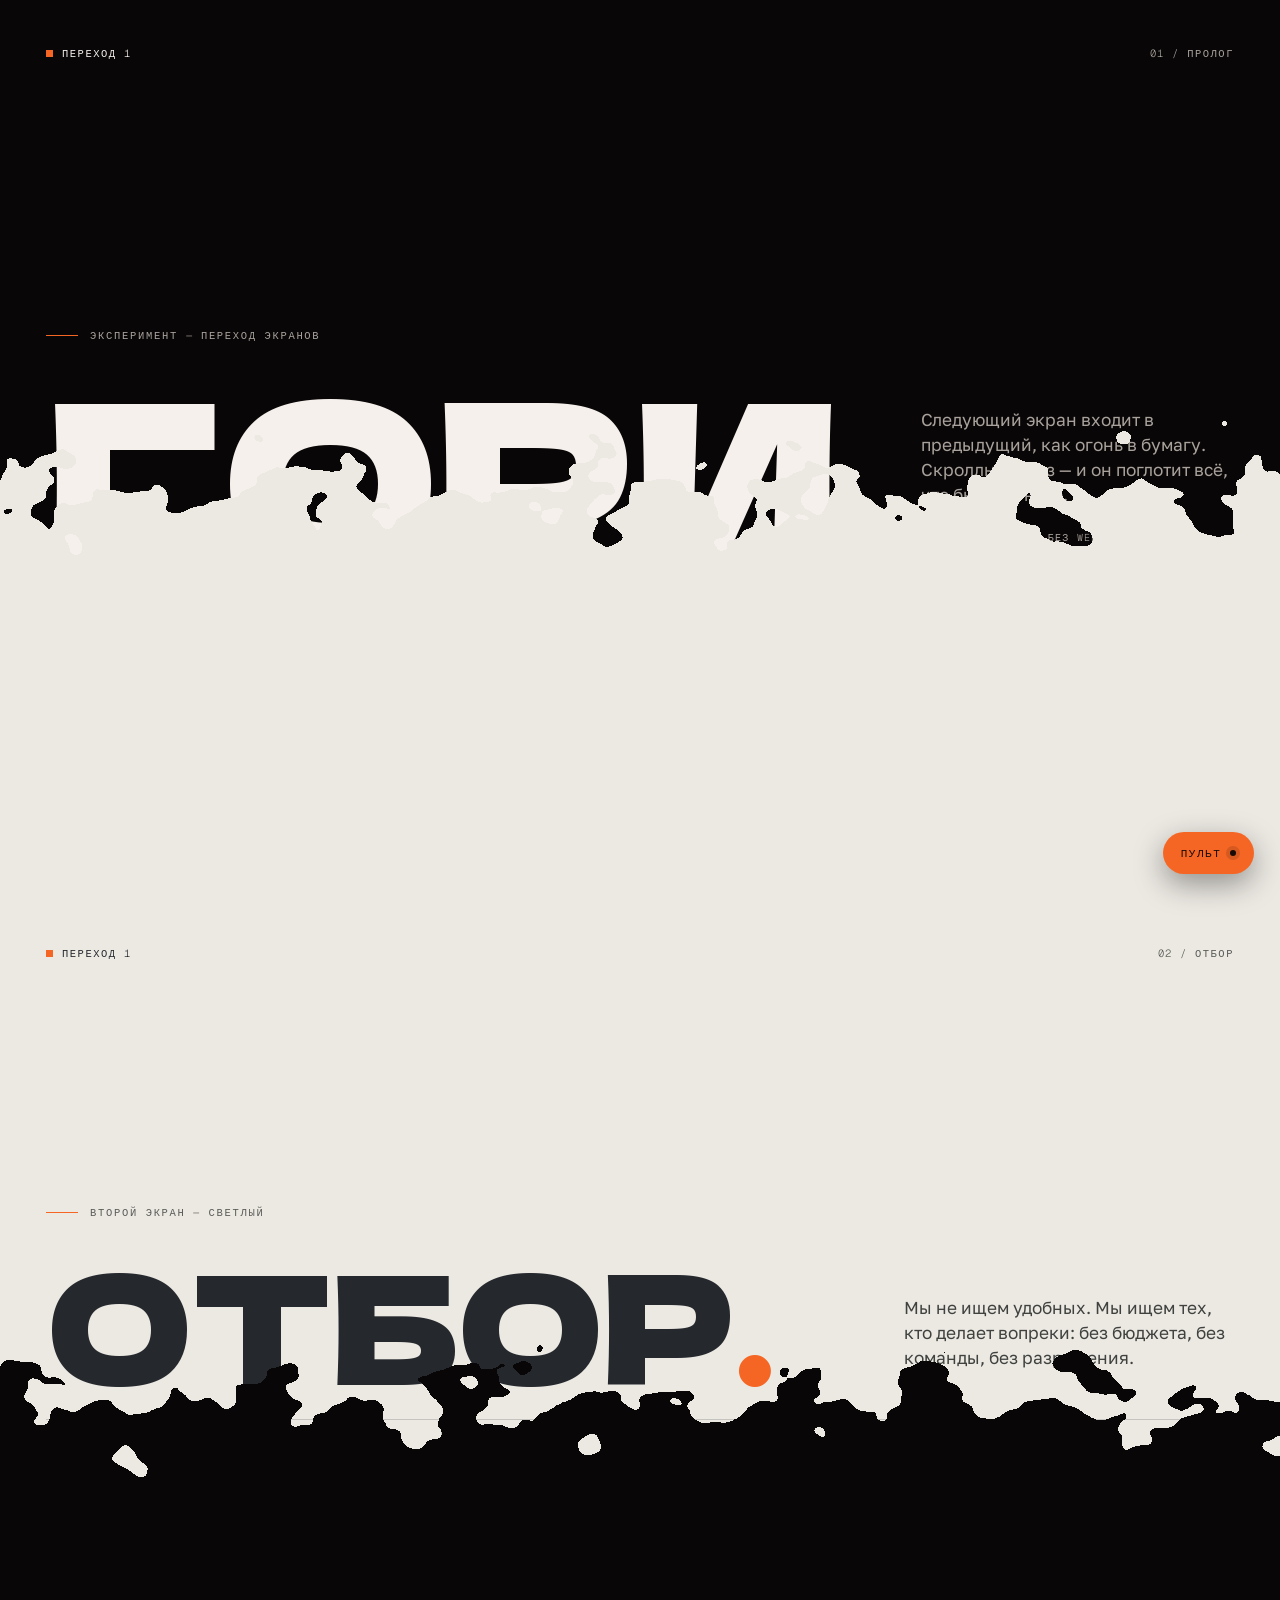
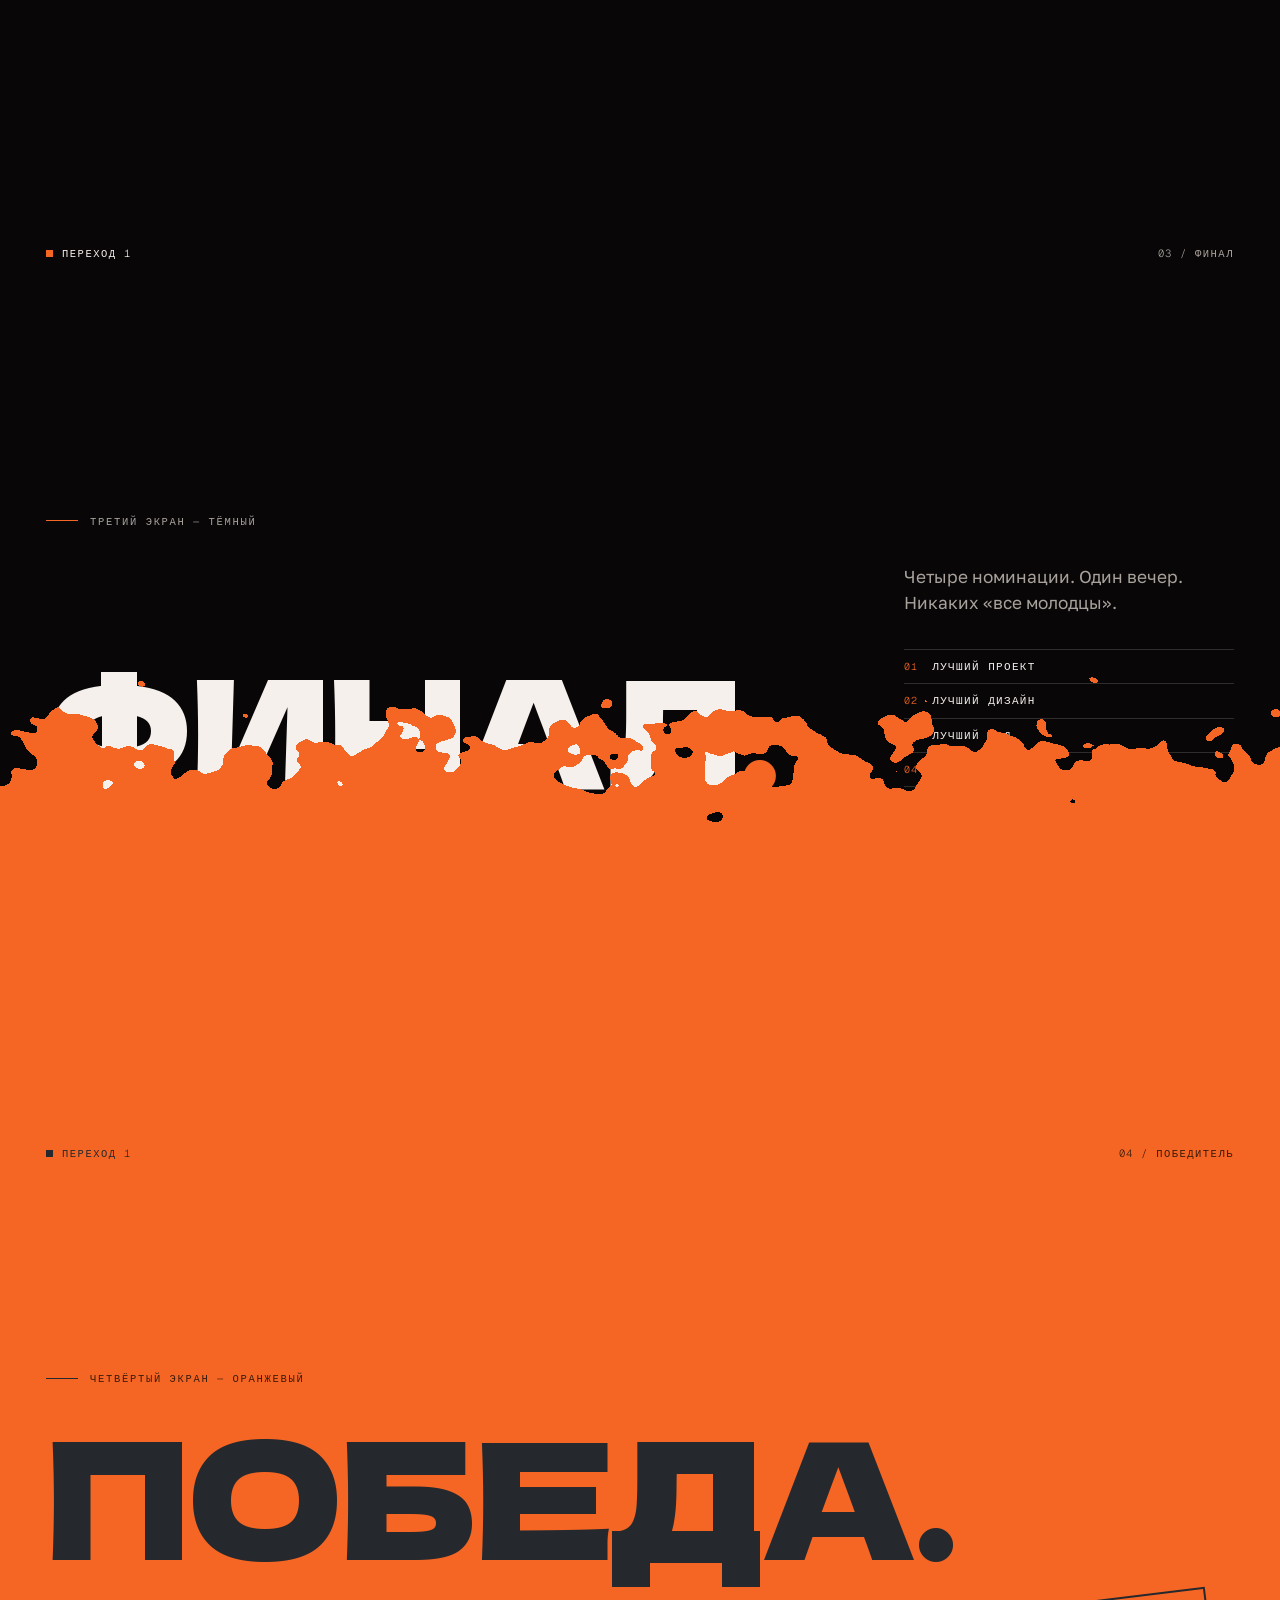
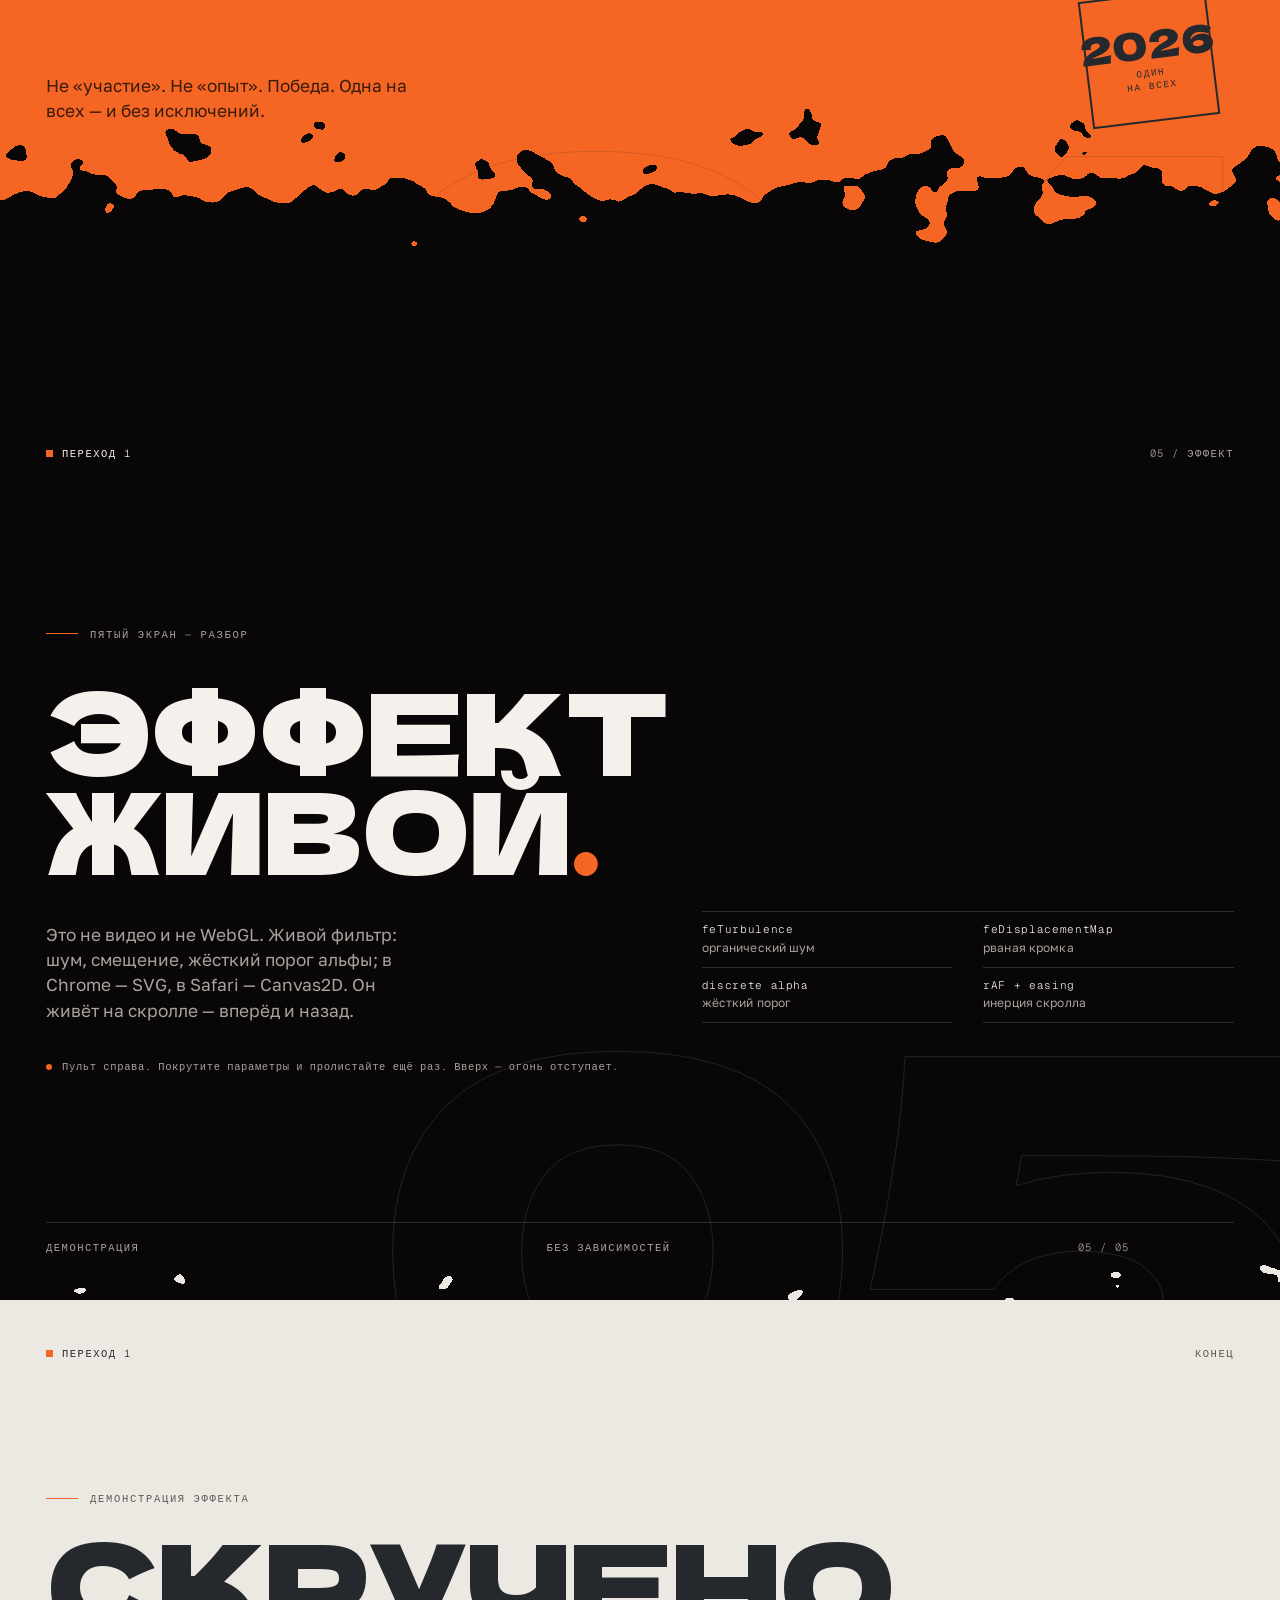
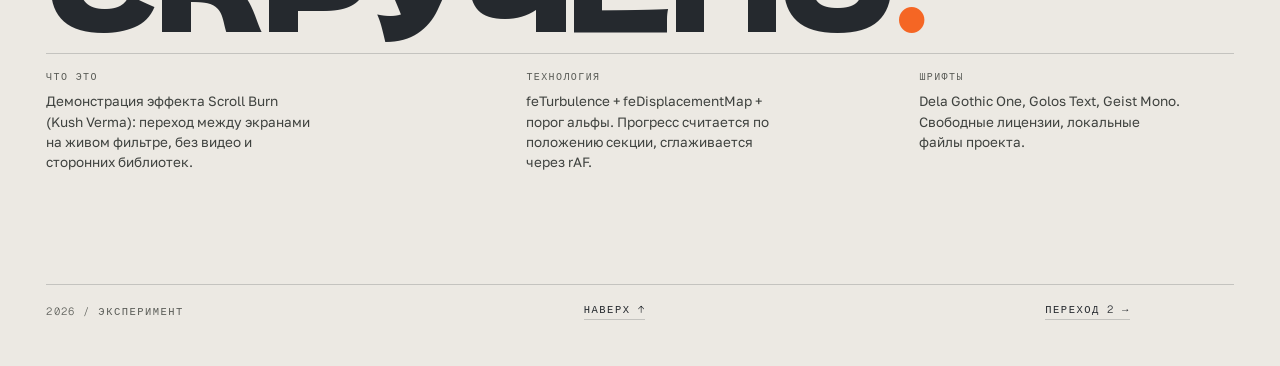
<file: index.html>
<!DOCTYPE html>
<html lang="ru" style="background:#080607">
<head>
<meta charset="utf-8">
<meta name="viewport" content="width=device-width, initial-scale=1">
<meta name="theme-color" content="#080607">
<link rel="preload" href="fonts/dela-gothic-one-cyrillic.woff2" as="font" type="font/woff2" crossorigin>
<link rel="preload" href="fonts/golos-text-cyrillic.woff2" as="font" type="font/woff2" crossorigin>
<link rel="preload" href="fonts/geist-mono-latin.woff2" as="font" type="font/woff2" crossorigin>
<title>Переход 1 — Scroll Burn</title>
<meta name="description" content="Локальная демонстрация эффекта Scroll Burn: следующий экран прожигает предыдущий органической кромкой на скролле.">
<link rel="icon" href="data:image/svg+xml,%3Csvg xmlns='http://www.w3.org/2000/svg' viewBox='0 0 32 32'%3E%3Crect width='32' height='32' rx='6' fill='%23F56624'/%3E%3C/svg%3E">
<link rel="stylesheet" href="burn.css?v=13">
</head>
<body style="background:#080607">

<div class="scrollbar" aria-hidden="true"><span id="scrollbar"></span></div>

<main>

  <!-- 01. Пролог -->
  <section class="screen screen--dark" id="s1">
    <div class="burn" data-burn data-color="#ECE9E3" aria-hidden="true"></div>
    <div class="screen__ghost" aria-hidden="true">01</div>

    <header class="screen__top">
      <span class="brand"><i aria-hidden="true"></i>Переход 1</span>
      <span class="mono">01 / Пролог</span>
    </header>

    <div class="screen__main">
      <p class="eyebrow">Эксперимент — переход экранов</p>

      <div class="hero__grid">
        <h1 class="display display--hero">ГОРИ<span class="accent">.</span></h1>
        <div class="hero__aside">
          <p class="lead">Следующий экран входит в предыдущий, как огонь в бумагу. Скролльте вниз — и он поглотит всё, что было до него.</p>
          <ul class="ticks">
            <li>SVG / Canvas</li>
            <li>Без WebGL</li>
            <li>Обратимо</li>
          </ul>
        </div>
      </div>
    </div>

    <footer class="screen__bottom">
      <span class="mono">Scroll Burn / демо</span>
      <span class="hint">Прокрутите <i aria-hidden="true"></i></span>
      <span class="mono">2026</span>
    </footer>
  </section>

  <!-- 02. Отбор -->
  <section class="screen screen--paper" id="s2">
    <div class="burn" data-burn data-color="#080607" aria-hidden="true"></div>
    <div class="screen__ghost" aria-hidden="true">02</div>

    <header class="screen__top">
      <span class="brand"><i aria-hidden="true"></i>Переход 1</span>
      <span class="mono">02 / Отбор</span>
    </header>

    <div class="screen__main">
      <p class="eyebrow">Второй экран — светлый</p>

      <div class="headrow">
        <h2 class="display">ОТБОР<span class="accent">.</span></h2>
        <p class="lead">Мы не ищем удобных. Мы ищем тех, кто делает вопреки: без бюджета, без команды, без разрешения.</p>
      </div>

      <div class="steps">
        <div class="step"><span>01</span><b>Заявка</b><em>до 12 января</em></div>
        <div class="step"><span>02</span><b>Шорт-лист</b><em>40 проектов</em></div>
        <div class="step"><span>03</span><b>Сцена</b><em>один вечер</em></div>
      </div>
    </div>

    <footer class="screen__bottom">
      <span class="mono">Сезон 2026</span>
      <span class="mono">Бумага / #ECE9E3</span>
      <span class="mono">02 / 05</span>
    </footer>
  </section>

  <!-- 03. Финал -->
  <section class="screen screen--dark" id="s3">
    <div class="burn" data-burn data-color="#F56624" aria-hidden="true"></div>
    <div class="screen__ghost" aria-hidden="true">03</div>

    <header class="screen__top">
      <span class="brand"><i aria-hidden="true"></i>Переход 1</span>
      <span class="mono">03 / Финал</span>
    </header>

    <div class="screen__main">
      <p class="eyebrow">Третий экран — тёмный</p>

      <div class="headrow">
        <h2 class="display">ФИНАЛ<span class="accent">.</span></h2>
        <div class="nom">
          <p class="lead">Четыре номинации. Один вечер. Никаких «все молодцы».</p>
          <ol class="nom__list">
            <li><span>01</span><b>Лучший проект</b></li>
            <li><span>02</span><b>Лучший дизайн</b></li>
            <li><span>03</span><b>Лучший код</b></li>
            <li><span>04</span><b>Лучший тон</b></li>
          </ol>
        </div>
      </div>
    </div>

    <footer class="screen__bottom">
      <span class="mono">Москва</span>
      <span class="mono">14 февраля</span>
      <span class="mono">03 / 05</span>
    </footer>
  </section>

  <!-- 04. Победа -->
  <section class="screen screen--accent" id="s4">
    <div class="burn" data-burn data-color="#080607" aria-hidden="true"></div>
    <div class="screen__ghost" aria-hidden="true">04</div>

    <header class="screen__top">
      <span class="brand"><i aria-hidden="true"></i>Переход 1</span>
      <span class="mono">04 / Победитель</span>
    </header>

    <div class="screen__main">
      <p class="eyebrow">Четвёртый экран — оранжевый</p>

      <h2 class="display display--wide">ПОБЕДА<span class="accent">.</span></h2>

      <div class="winrow">
        <p class="lead">Не «участие». Не «опыт». Победа. Одна на всех — и без исключений.</p>
        <div class="stamp" aria-hidden="true">
          <span>2026</span>
          <small>один<br>на всех</small>
        </div>
      </div>
    </div>

    <footer class="screen__bottom">
      <span class="mono">Переход 1</span>
      <span class="mono">Огонь / #F56624</span>
      <span class="mono">04 / 05</span>
    </footer>
  </section>

  <!-- 05. Эффект -->
  <section class="screen screen--dark" id="s5">
    <div class="burn" data-burn data-color="#ECE9E3" aria-hidden="true"></div>
    <div class="screen__ghost" aria-hidden="true">05</div>

    <header class="screen__top">
      <span class="brand"><i aria-hidden="true"></i>Переход 1</span>
      <span class="mono">05 / Эффект</span>
    </header>

    <div class="screen__main">
      <p class="eyebrow">Пятый экран — разбор</p>

      <h2 class="display display--tight">ЭФФЕКТ<br>ЖИВОЙ<span class="accent">.</span></h2>

      <div class="cols">
        <p class="lead">Это не видео и не WebGL. Живой фильтр: шум, смещение, жёсткий порог альфы; в Chrome — SVG, в Safari — Canvas2D. Он живёт на скролле — вперёд и назад.</p>
        <ul class="specs">
          <li><b>feTurbulence</b><span>органический шум</span></li>
          <li><b>feDisplacementMap</b><span>рваная кромка</span></li>
          <li><b>discrete alpha</b><span>жёсткий порог</span></li>
          <li><b>rAF + easing</b><span>инерция скролла</span></li>
        </ul>
      </div>

      <p class="note"><i aria-hidden="true"></i>Пульт справа. Покрутите параметры и пролистайте ещё раз. Вверх — огонь отступает.</p>
    </div>

    <footer class="screen__bottom">
      <span class="mono">Демонстрация</span>
      <span class="mono">Без зависимостей</span>
      <span class="mono">05 / 05</span>
    </footer>
  </section>

  <!-- Финал -->
  <section class="screen screen--paper screen--footer" id="s6">
    <header class="screen__top">
      <span class="brand"><i aria-hidden="true"></i>Переход 1</span>
      <span class="mono">Конец</span>
    </header>

    <div class="screen__main">
      <p class="eyebrow">Демонстрация эффекта</p>
      <h2 class="display display--footer">СКРУЧЕНО<span class="accent">.</span></h2>

      <div class="footgrid">
        <div>
          <h3>Что это</h3>
          <p>Демонстрация эффекта Scroll Burn (Kush Verma): переход между экранами на живом фильтре, без видео и сторонних библиотек.</p>
        </div>
        <div>
          <h3>Технология</h3>
          <p>feTurbulence + feDisplacementMap + порог альфы. Прогресс считается по положению секции, сглаживается через rAF.</p>
        </div>
        <div>
          <h3>Шрифты</h3>
          <p>Dela Gothic One, Golos Text, Geist Mono. Свободные лицензии, локальные файлы проекта.</p>
        </div>
      </div>
    </div>

    <footer class="screen__bottom">
      <span class="mono">2026 / эксперимент</span>
      <a class="totop mono" href="#s1">Наверх ↑</a>
      <a class="totop mono" href="demo2/">Переход 2 →</a>
    </footer>
  </section>

</main>

<!-- Пульт параметров -->
<div class="lab" id="lab">
  <button class="lab__toggle" id="labToggle" type="button" aria-expanded="false" aria-controls="labPanel">
    Пульт <span class="lab__dot" aria-hidden="true"></span>
  </button>

  <div class="lab__panel" id="labPanel" aria-hidden="true" aria-label="Параметры эффекта" inert>
    <header class="lab__head">
      <div>
        <span class="lab__kicker">Scroll Burn</span>
        <strong>Параметры</strong>
      </div>
      <button class="lab__close" id="labClose" type="button" aria-label="Закрыть пульт">×</button>
    </header>

    <div class="lab__body">
      <div class="lab__field">
        <span class="lab__label">Направление</span>
        <div class="seg" role="group" aria-label="Направление прожига">
          <button type="button" data-dir="up" aria-pressed="true">Вверх</button>
          <button type="button" data-dir="down" aria-pressed="false">Вниз</button>
        </div>
      </div>

      <label class="lab__field">
        <span class="lab__label">Сглаживание <output data-out="smoothing">0.12</output></span>
        <input type="range" data-key="smoothing" min="0.02" max="1" step="0.01" value="0.12">
        <small>1 — мгновенно, 0.02 — лениво</small>
      </label>

      <label class="lab__field">
        <span class="lab__label">Начало <output data-out="start">0%</output></span>
        <input type="range" data-key="start" min="-100" max="200" step="5" value="0">
      </label>

      <label class="lab__field">
        <span class="lab__label">Конец <output data-out="end">−100%</output></span>
        <input type="range" data-key="end" min="-100" max="200" step="5" value="-100">
      </label>

      <label class="lab__field">
        <span class="lab__label">Размер кляксы <output data-out="displacement">220&nbsp;px</output></span>
        <input type="range" data-key="displacement" min="0" max="400" step="10" value="220">
      </label>

      <label class="lab__field">
        <span class="lab__label">Шум X <output data-out="frequencyX">0.015</output></span>
        <input type="range" data-key="frequencyX" min="0.002" max="0.08" step="0.001" value="0.015">
      </label>

      <label class="lab__field">
        <span class="lab__label">Шум Y <output data-out="frequencyY">0.020</output></span>
        <input type="range" data-key="frequencyY" min="0.002" max="0.08" step="0.001" value="0.02">
      </label>

      <label class="lab__field">
        <span class="lab__label">Детализация <output data-out="octaves">3</output></span>
        <input type="range" data-key="octaves" min="1" max="6" step="1" value="3">
      </label>

      <label class="lab__field">
        <span class="lab__label">Seed <output data-out="seed">7</output></span>
        <input type="range" data-key="seed" min="0" max="100" step="1" value="7">
      </label>
    </div>

    <footer class="lab__foot">
      <button type="button" class="lab__reset" id="labReset">Сбросить</button>
      <span>SVG / Canvas · без WebGL</span>
    </footer>
  </div>
</div>

<script src="burn.js?v=20" defer></script>
</body>
</html>
</file>
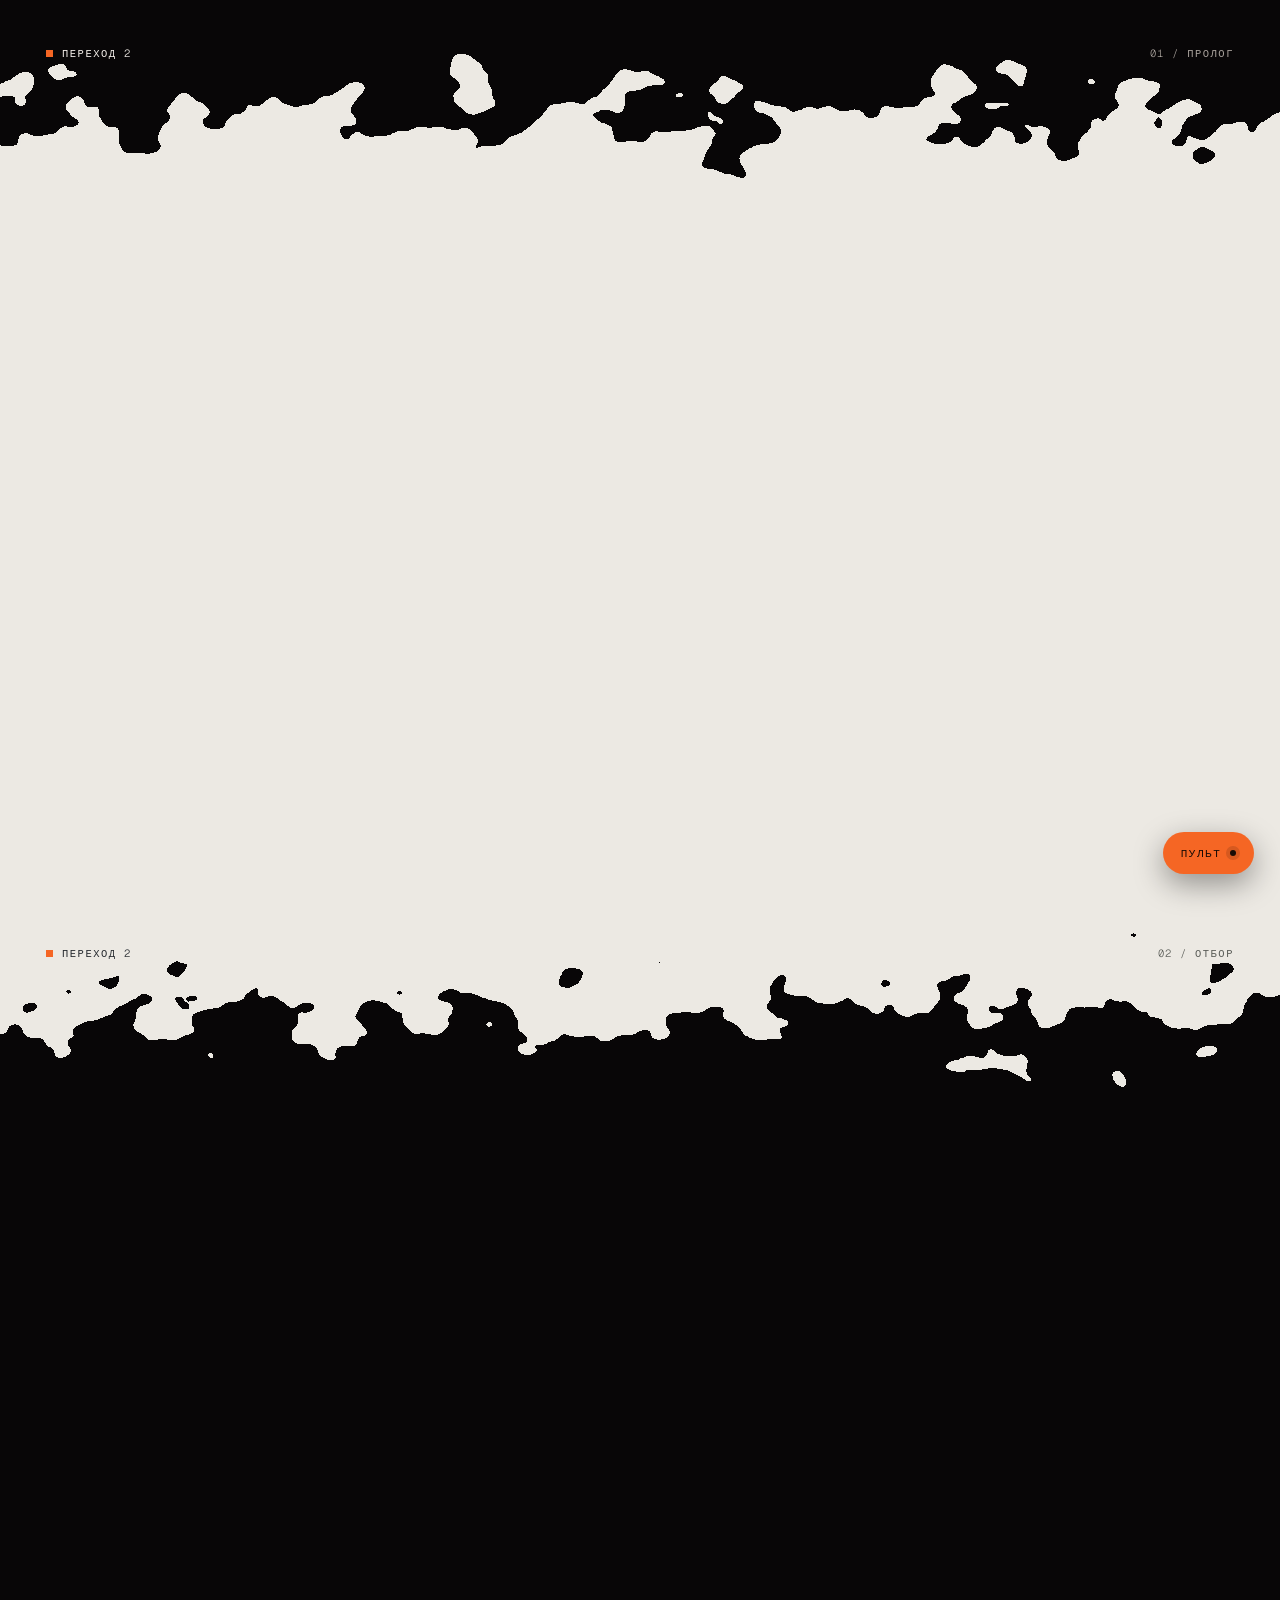
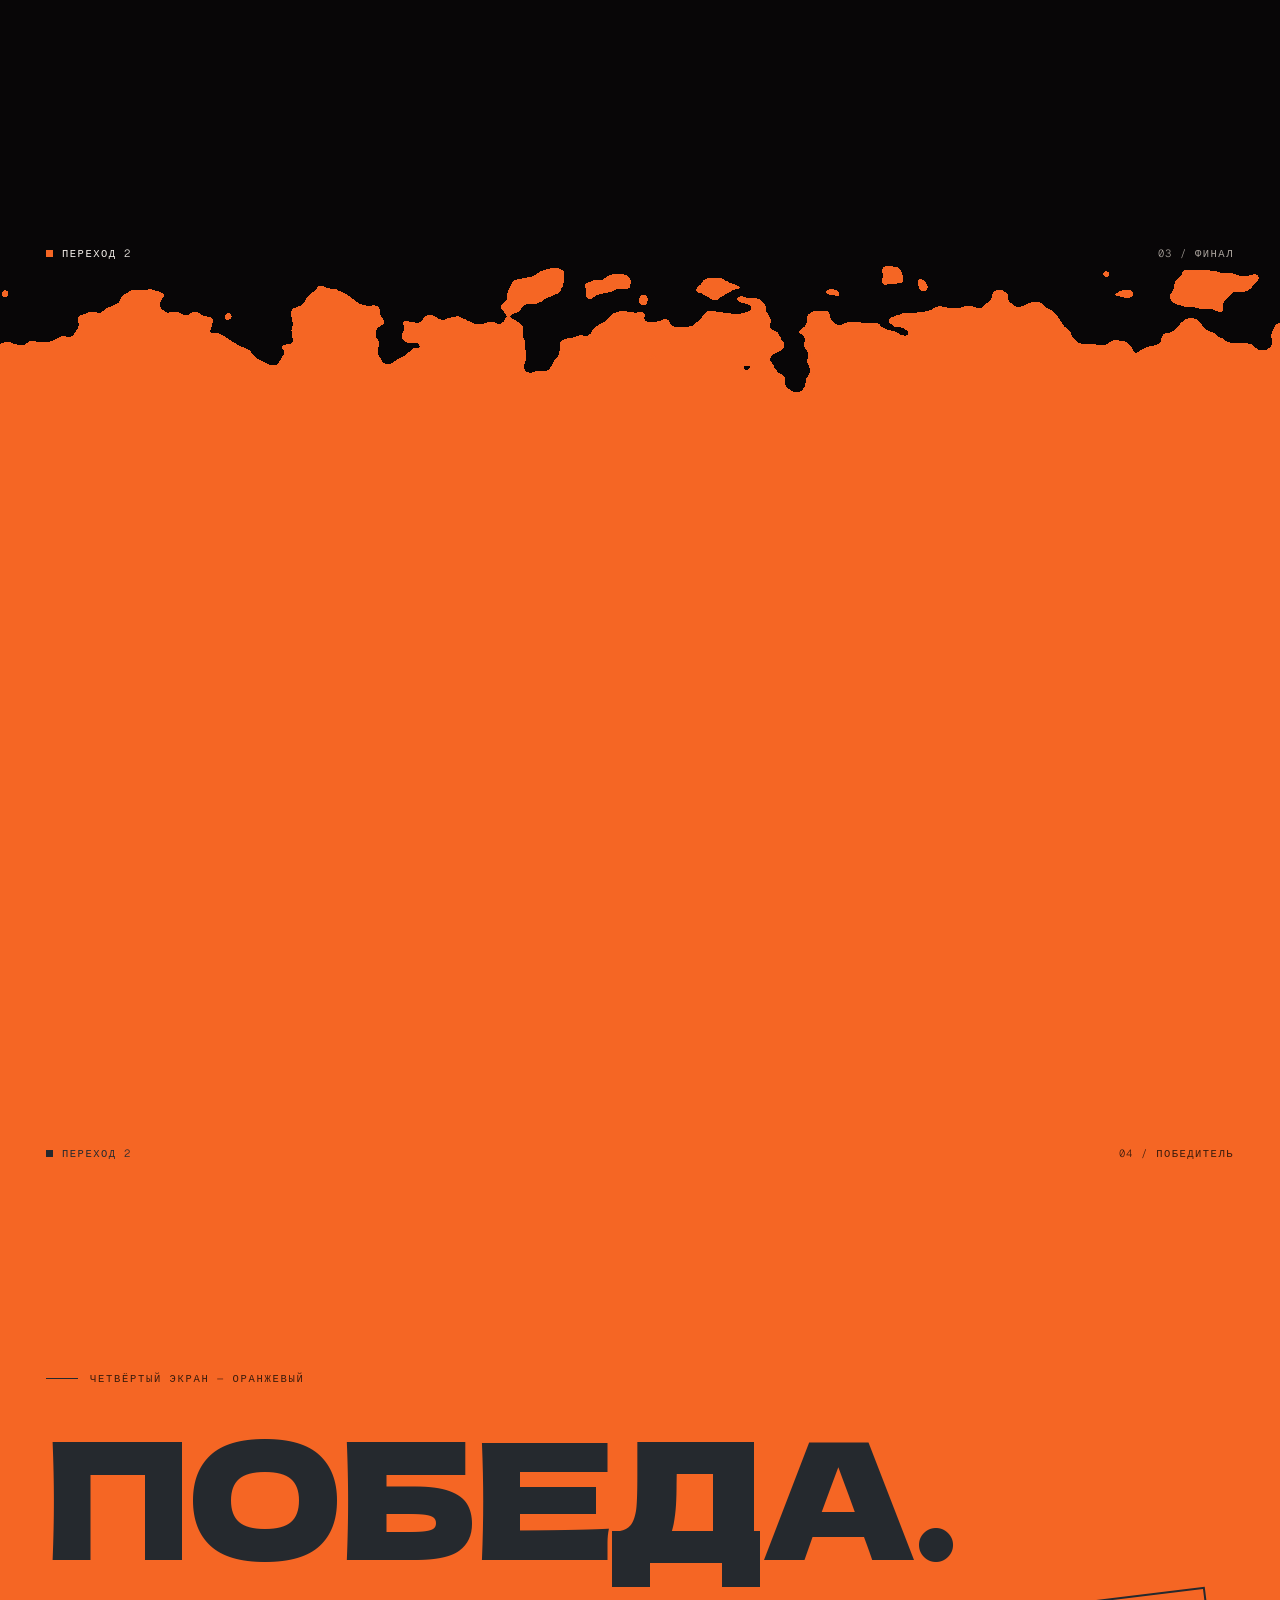
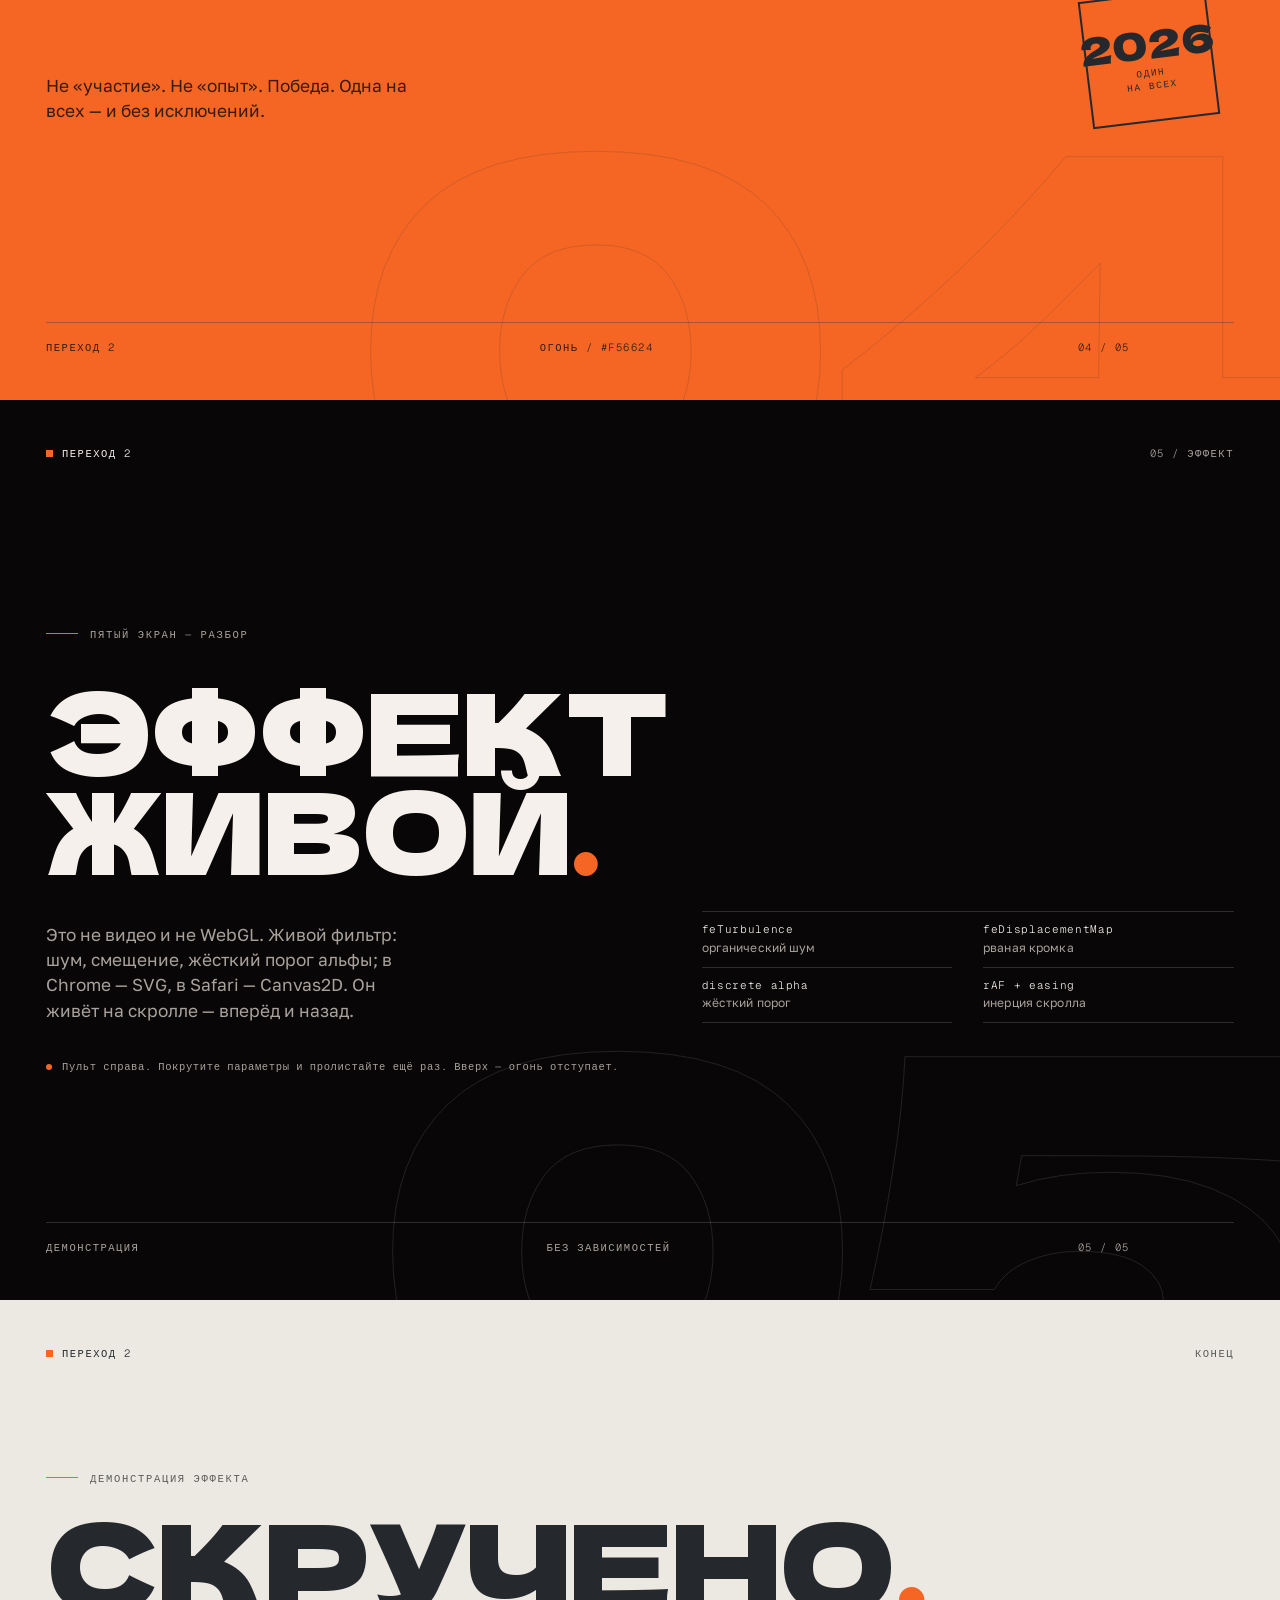
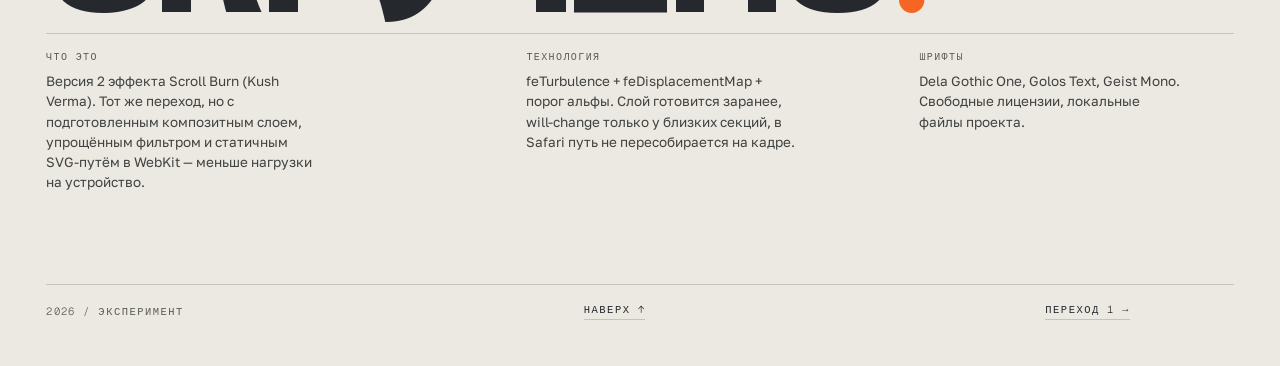
<file: demo2/index.html>
<!DOCTYPE html>
<html lang="ru" style="background:#080607">
<head>
<meta charset="utf-8">
<meta name="viewport" content="width=device-width, initial-scale=1">
<meta name="theme-color" content="#080607">
<link rel="preload" href="../fonts/dela-gothic-one-cyrillic.woff2" as="font" type="font/woff2" crossorigin>
<link rel="preload" href="../fonts/golos-text-cyrillic.woff2" as="font" type="font/woff2" crossorigin>
<link rel="preload" href="../fonts/geist-mono-latin.woff2" as="font" type="font/woff2" crossorigin>
<title>Переход 2 — Scroll Burn</title>
<meta name="description" content="Демонстрация 2 эффекта Scroll Burn: оптимизированная версия — подготовленный слой, упрощённый SVG-фильтр и статичный путь в WebKit.">
<link rel="icon" href="data:image/svg+xml,%3Csvg xmlns='http://www.w3.org/2000/svg' viewBox='0 0 32 32'%3E%3Crect width='32' height='32' rx='6' fill='%23F56624'/%3E%3C/svg%3E">
<link rel="stylesheet" href="burn.css?v=13">
</head>
<body style="background:#080607">

<div class="scrollbar" aria-hidden="true"><span id="scrollbar"></span></div>

<main>

  <!-- 01. Пролог -->
  <section class="screen screen--dark" id="s1">
    <div class="burn" data-burn data-color="#ECE9E3" aria-hidden="true"></div>
    <div class="screen__ghost" aria-hidden="true">01</div>

    <header class="screen__top">
      <span class="brand"><i aria-hidden="true"></i>Переход 2</span>
      <span class="mono">01 / Пролог</span>
    </header>

    <div class="screen__main">
      <p class="eyebrow">Эксперимент — переход экранов</p>

      <div class="hero__grid">
        <h1 class="display display--hero">ГОРИ<span class="accent">.</span></h1>
        <div class="hero__aside">
          <p class="lead">Следующий экран входит в предыдущий, как огонь в бумагу. Скролльте вниз — и он поглотит всё, что было до него.</p>
          <ul class="ticks">
            <li>SVG / Canvas</li>
            <li>Без WebGL</li>
            <li>Обратимо</li>
          </ul>
        </div>
      </div>
    </div>

    <footer class="screen__bottom">
      <span class="mono">Scroll Burn / демо</span>
      <span class="hint">Прокрутите <i aria-hidden="true"></i></span>
      <span class="mono">2026</span>
    </footer>
  </section>

  <!-- 02. Отбор -->
  <section class="screen screen--paper" id="s2">
    <div class="burn" data-burn data-color="#080607" aria-hidden="true"></div>
    <div class="screen__ghost" aria-hidden="true">02</div>

    <header class="screen__top">
      <span class="brand"><i aria-hidden="true"></i>Переход 2</span>
      <span class="mono">02 / Отбор</span>
    </header>

    <div class="screen__main">
      <p class="eyebrow">Второй экран — светлый</p>

      <div class="headrow">
        <h2 class="display">ОТБОР<span class="accent">.</span></h2>
        <p class="lead">Мы не ищем удобных. Мы ищем тех, кто делает вопреки: без бюджета, без команды, без разрешения.</p>
      </div>

      <div class="steps">
        <div class="step"><span>01</span><b>Заявка</b><em>до 12 января</em></div>
        <div class="step"><span>02</span><b>Шорт-лист</b><em>40 проектов</em></div>
        <div class="step"><span>03</span><b>Сцена</b><em>один вечер</em></div>
      </div>
    </div>

    <footer class="screen__bottom">
      <span class="mono">Сезон 2026</span>
      <span class="mono">Бумага / #ECE9E3</span>
      <span class="mono">02 / 05</span>
    </footer>
  </section>

  <!-- 03. Финал -->
  <section class="screen screen--dark" id="s3">
    <div class="burn" data-burn data-color="#F56624" aria-hidden="true"></div>
    <div class="screen__ghost" aria-hidden="true">03</div>

    <header class="screen__top">
      <span class="brand"><i aria-hidden="true"></i>Переход 2</span>
      <span class="mono">03 / Финал</span>
    </header>

    <div class="screen__main">
      <p class="eyebrow">Третий экран — тёмный</p>

      <div class="headrow">
        <h2 class="display">ФИНАЛ<span class="accent">.</span></h2>
        <div class="nom">
          <p class="lead">Четыре номинации. Один вечер. Никаких «все молодцы».</p>
          <ol class="nom__list">
            <li><span>01</span><b>Лучший проект</b></li>
            <li><span>02</span><b>Лучший дизайн</b></li>
            <li><span>03</span><b>Лучший код</b></li>
            <li><span>04</span><b>Лучший тон</b></li>
          </ol>
        </div>
      </div>
    </div>

    <footer class="screen__bottom">
      <span class="mono">Москва</span>
      <span class="mono">14 февраля</span>
      <span class="mono">03 / 05</span>
    </footer>
  </section>

  <!-- 04. Победа -->
  <section class="screen screen--accent" id="s4">
    <div class="burn" data-burn data-color="#080607" aria-hidden="true"></div>
    <div class="screen__ghost" aria-hidden="true">04</div>

    <header class="screen__top">
      <span class="brand"><i aria-hidden="true"></i>Переход 2</span>
      <span class="mono">04 / Победитель</span>
    </header>

    <div class="screen__main">
      <p class="eyebrow">Четвёртый экран — оранжевый</p>

      <h2 class="display display--wide">ПОБЕДА<span class="accent">.</span></h2>

      <div class="winrow">
        <p class="lead">Не «участие». Не «опыт». Победа. Одна на всех — и без исключений.</p>
        <div class="stamp" aria-hidden="true">
          <span>2026</span>
          <small>один<br>на всех</small>
        </div>
      </div>
    </div>

    <footer class="screen__bottom">
      <span class="mono">Переход 2</span>
      <span class="mono">Огонь / #F56624</span>
      <span class="mono">04 / 05</span>
    </footer>
  </section>

  <!-- 05. Эффект -->
  <section class="screen screen--dark" id="s5">
    <div class="burn" data-burn data-color="#ECE9E3" aria-hidden="true"></div>
    <div class="screen__ghost" aria-hidden="true">05</div>

    <header class="screen__top">
      <span class="brand"><i aria-hidden="true"></i>Переход 2</span>
      <span class="mono">05 / Эффект</span>
    </header>

    <div class="screen__main">
      <p class="eyebrow">Пятый экран — разбор</p>

      <h2 class="display display--tight">ЭФФЕКТ<br>ЖИВОЙ<span class="accent">.</span></h2>

      <div class="cols">
        <p class="lead">Это не видео и не WebGL. Живой фильтр: шум, смещение, жёсткий порог альфы; в Chrome — SVG, в Safari — Canvas2D. Он живёт на скролле — вперёд и назад.</p>
        <ul class="specs">
          <li><b>feTurbulence</b><span>органический шум</span></li>
          <li><b>feDisplacementMap</b><span>рваная кромка</span></li>
          <li><b>discrete alpha</b><span>жёсткий порог</span></li>
          <li><b>rAF + easing</b><span>инерция скролла</span></li>
        </ul>
      </div>

      <p class="note"><i aria-hidden="true"></i>Пульт справа. Покрутите параметры и пролистайте ещё раз. Вверх — огонь отступает.</p>
    </div>

    <footer class="screen__bottom">
      <span class="mono">Демонстрация</span>
      <span class="mono">Без зависимостей</span>
      <span class="mono">05 / 05</span>
    </footer>
  </section>

  <!-- Финал -->
  <section class="screen screen--paper screen--footer" id="s6">
    <header class="screen__top">
      <span class="brand"><i aria-hidden="true"></i>Переход 2</span>
      <span class="mono">Конец</span>
    </header>

    <div class="screen__main">
      <p class="eyebrow">Демонстрация эффекта</p>
      <h2 class="display display--footer">СКРУЧЕНО<span class="accent">.</span></h2>

      <div class="footgrid">
        <div>
          <h3>Что это</h3>
          <p>Версия 2 эффекта Scroll Burn (Kush Verma). Тот же переход, но с подготовленным композитным слоем, упрощённым фильтром и статичным SVG-путём в WebKit — меньше нагрузки на устройство.</p>
        </div>
        <div>
          <h3>Технология</h3>
          <p>feTurbulence + feDisplacementMap + порог альфы. Слой готовится заранее, will-change только у близких секций, в Safari путь не пересобирается на кадре.</p>
        </div>
        <div>
          <h3>Шрифты</h3>
          <p>Dela Gothic One, Golos Text, Geist Mono. Свободные лицензии, локальные файлы проекта.</p>
        </div>
      </div>
    </div>

    <footer class="screen__bottom">
      <span class="mono">2026 / эксперимент</span>
      <a class="totop mono" href="#s1">Наверх ↑</a>
      <a class="totop mono" href="../">Переход 1 →</a>
    </footer>
  </section>

</main>

<!-- Пульт параметров -->
<div class="lab" id="lab">
  <button class="lab__toggle" id="labToggle" type="button" aria-expanded="false" aria-controls="labPanel">
    Пульт <span class="lab__dot" aria-hidden="true"></span>
  </button>

  <div class="lab__panel" id="labPanel" aria-hidden="true" aria-label="Параметры эффекта" inert>
    <header class="lab__head">
      <div>
        <span class="lab__kicker">Scroll Burn</span>
        <strong>Параметры</strong>
      </div>
      <button class="lab__close" id="labClose" type="button" aria-label="Закрыть пульт">×</button>
    </header>

    <div class="lab__body">
      <div class="lab__field">
        <span class="lab__label">Направление</span>
        <div class="seg" role="group" aria-label="Направление прожига">
          <button type="button" data-dir="up" aria-pressed="true">Вверх</button>
          <button type="button" data-dir="down" aria-pressed="false">Вниз</button>
        </div>
      </div>

      <label class="lab__field">
        <span class="lab__label">Сглаживание <output data-out="smoothing">0.12</output></span>
        <input type="range" data-key="smoothing" min="0.02" max="1" step="0.01" value="0.12">
        <small>1 — мгновенно, 0.02 — лениво</small>
      </label>

      <label class="lab__field">
        <span class="lab__label">Начало <output data-out="start">0%</output></span>
        <input type="range" data-key="start" min="-100" max="200" step="5" value="0">
      </label>

      <label class="lab__field">
        <span class="lab__label">Конец <output data-out="end">−100%</output></span>
        <input type="range" data-key="end" min="-100" max="200" step="5" value="-100">
      </label>

      <label class="lab__field">
        <span class="lab__label">Размер кляксы <output data-out="displacement">220&nbsp;px</output></span>
        <input type="range" data-key="displacement" min="0" max="400" step="10" value="220">
      </label>

      <label class="lab__field">
        <span class="lab__label">Шум X <output data-out="frequencyX">0.015</output></span>
        <input type="range" data-key="frequencyX" min="0.002" max="0.08" step="0.001" value="0.015">
      </label>

      <label class="lab__field">
        <span class="lab__label">Шум Y <output data-out="frequencyY">0.020</output></span>
        <input type="range" data-key="frequencyY" min="0.002" max="0.08" step="0.001" value="0.02">
      </label>

      <label class="lab__field">
        <span class="lab__label">Детализация <output data-out="octaves">3</output></span>
        <input type="range" data-key="octaves" min="1" max="6" step="1" value="3">
      </label>

      <label class="lab__field">
        <span class="lab__label">Seed <output data-out="seed">7</output></span>
        <input type="range" data-key="seed" min="0" max="100" step="1" value="7">
      </label>
    </div>

    <footer class="lab__foot">
      <button type="button" class="lab__reset" id="labReset">Сбросить</button>
      <span>SVG / Canvas · без WebGL</span>
    </footer>
  </div>
</div>

<script src="burn.js?v=21" defer></script>
</body>
</html>
</file>
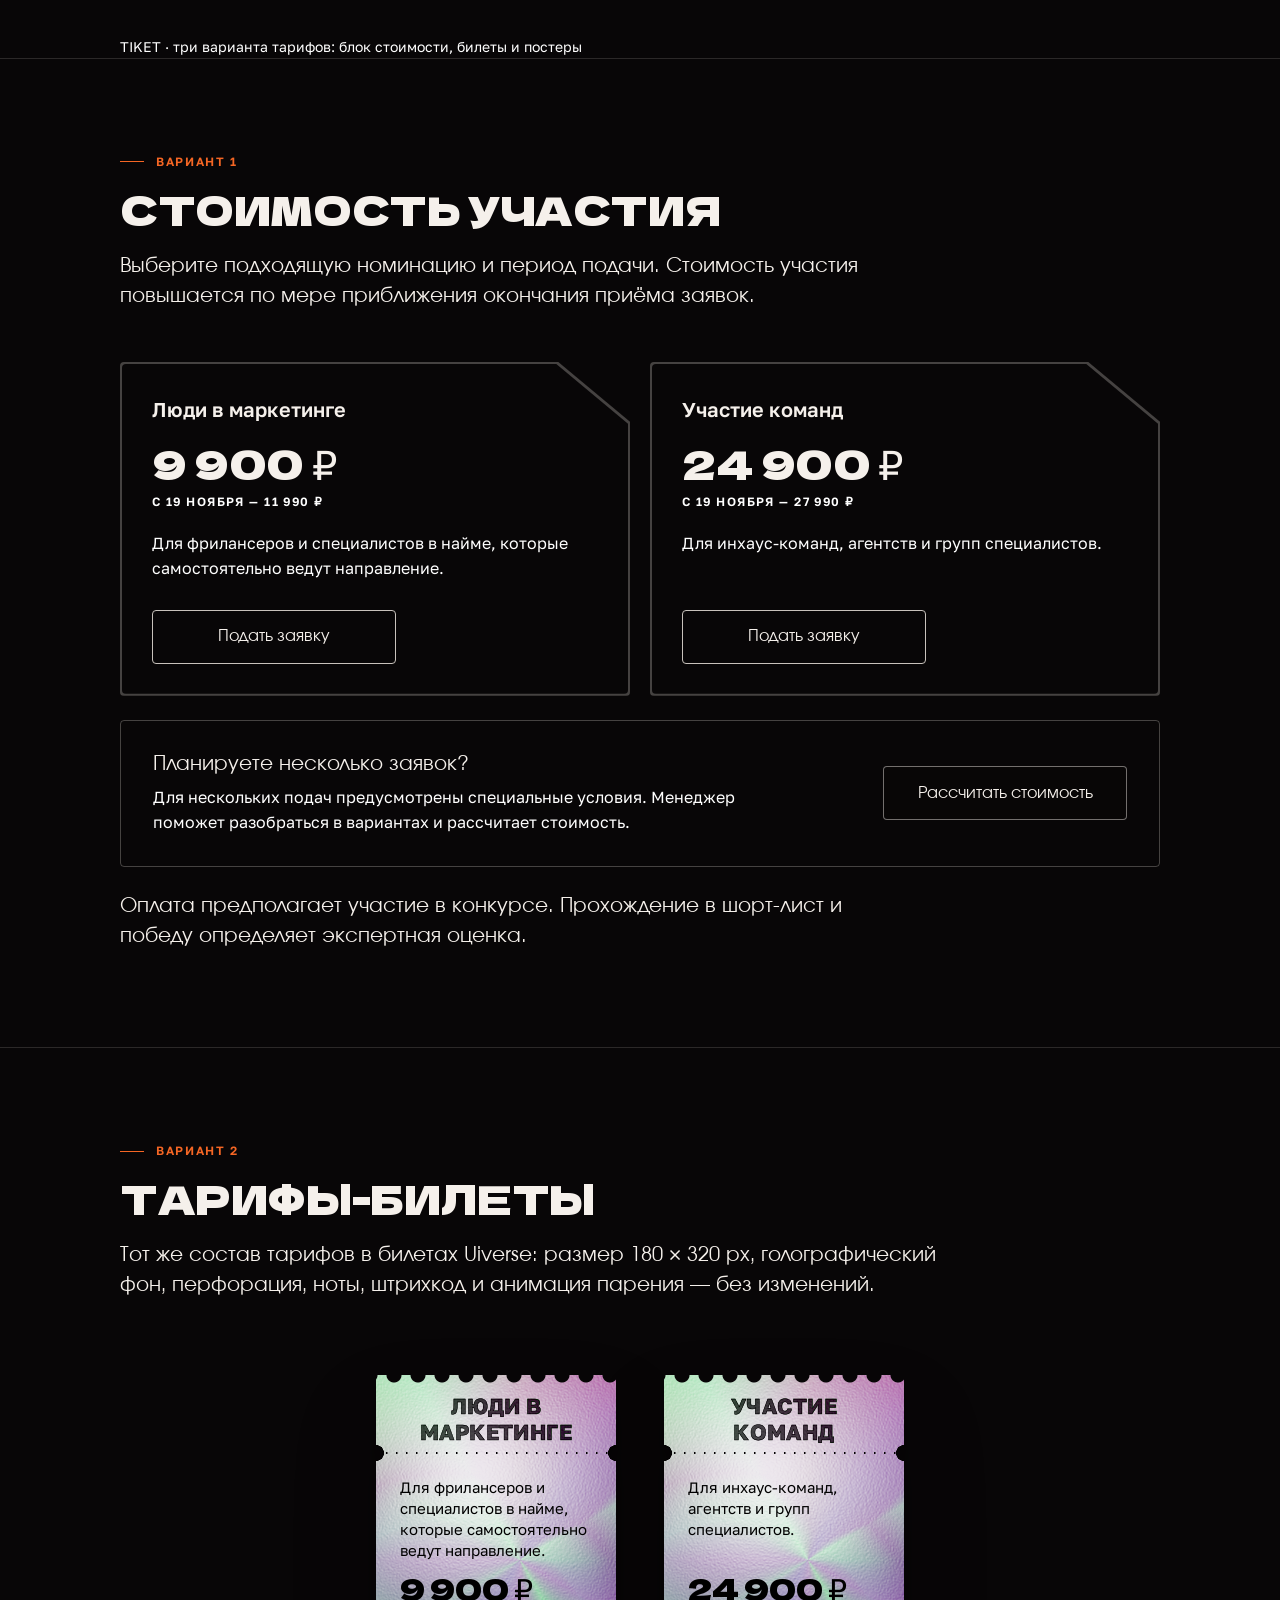
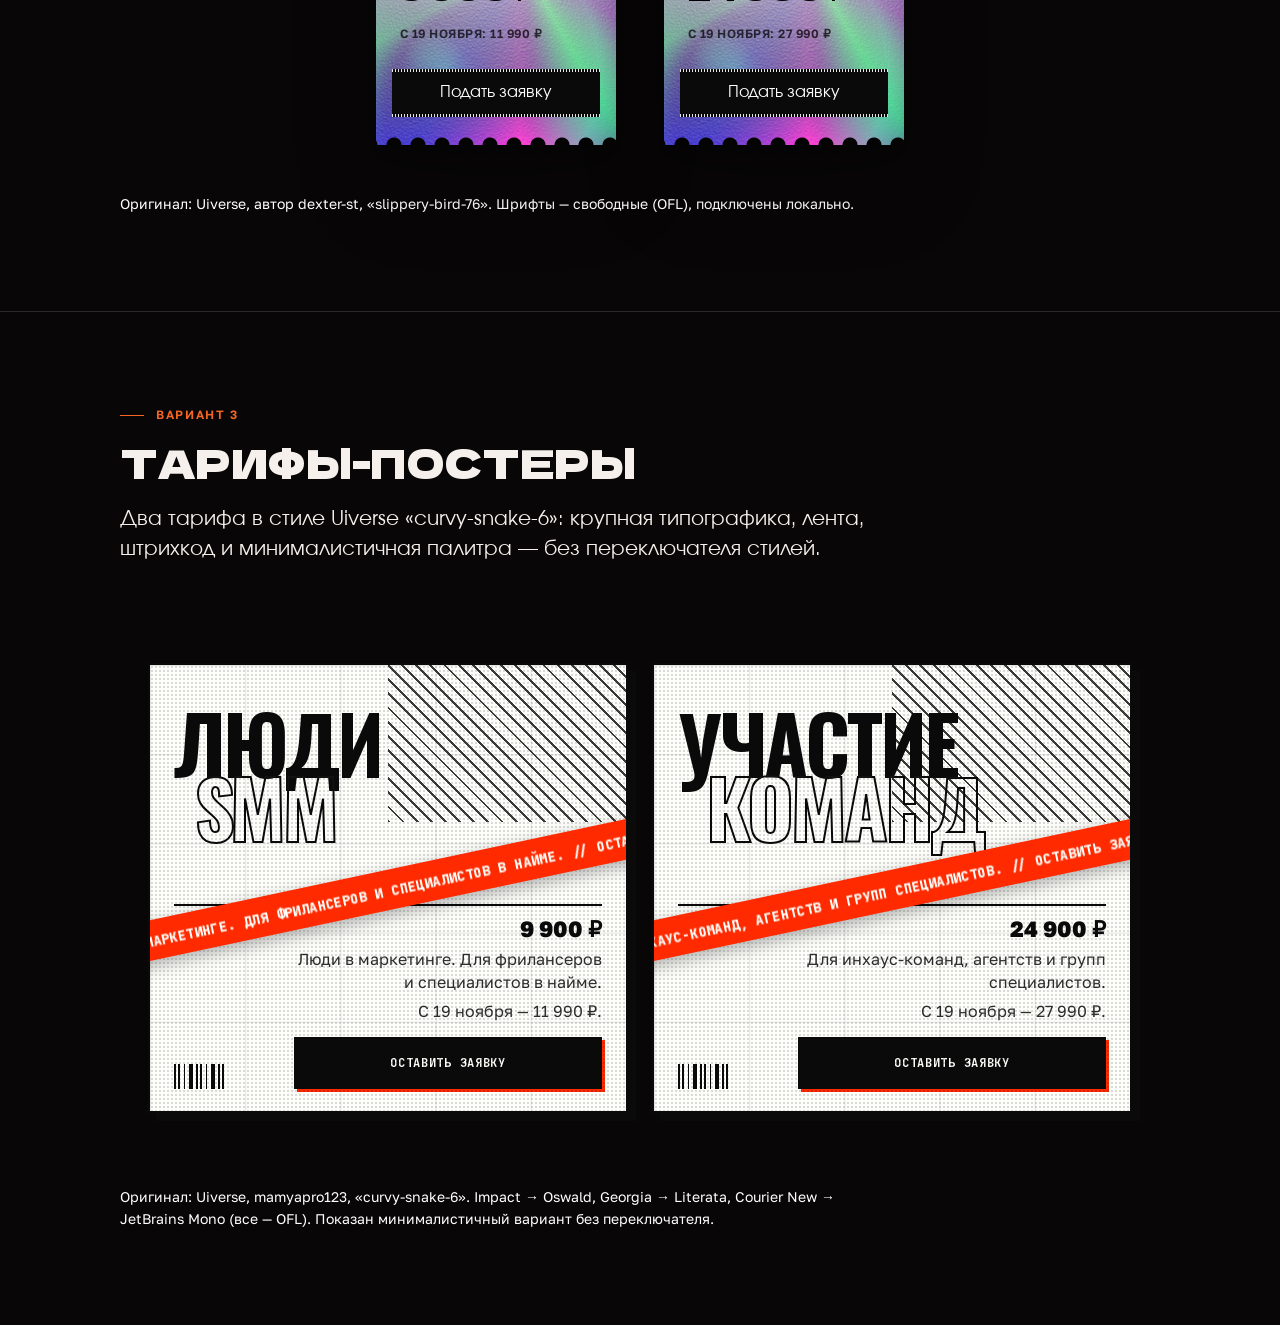
<file: tiket/index.html>
<!DOCTYPE html>
<html lang="ru">
<head>
  <meta charset="UTF-8" />
  <meta name="viewport" content="width=device-width, initial-scale=1" />
  <title>Tiket — варианты тарифов</title>
  <meta name="theme-color" content="#080607" />
  <link rel="icon" href="data:image/svg+xml,%3Csvg xmlns='http://www.w3.org/2000/svg' viewBox='0 0 32 32'%3E%3Crect width='32' height='32' rx='6' fill='%23F56624'/%3E%3C/svg%3E">
  <link rel="stylesheet" href="css/tokens.css?v=9" />
  <link rel="stylesheet" href="css/style.css?v=51" />

  <style>
    /* ==========================================================================
       Билеты — стиль Uiverse (dexter-st, slippery-bird-76), перенесён без
       изменения значений. Отличия только технические:
       1) классы получили префикс ticket-, чтобы стили сайта (.card, .header,
          .footer, .body, .number и т.д.) не перекрывали билет;
       2) keyframes и id SVG-фильтра переименованы, чтобы не пересекаться с сайтом;
       3) возвращены значения по умолчанию демо-страницы Uiverse: чёрный текст,
          line-height normal, нулевой радиус (сайт задаёт белый текст и радиус 4px);
       4) один общий SVG-фильтр на два билета (в оригинале фильтр лежал в карточке);
       5) Inter подключён локально, Impact заменён на свободный Anton (OFL).
       ========================================================================== */

    @font-face {
      font-family: "Inter";
      src: url("fonts/Inter-Regular.woff2") format("woff2");
      font-weight: 400;
      font-style: normal;
      font-display: swap;
    }
    @font-face {
      font-family: "Inter";
      src: url("fonts/Inter-Medium.woff2") format("woff2");
      font-weight: 500;
      font-style: normal;
      font-display: swap;
    }
    @font-face {
      font-family: "Anton";
      src: url("fonts/anton-latin.woff2") format("woff2");
      font-weight: 400;
      font-style: normal;
      font-display: swap;
    }
    @font-face {
      font-family: "Oswald";
      src: url("fonts/oswald-cyrillic-700.woff2") format("woff2");
      font-weight: 700;
      font-style: normal;
      font-display: swap;
      unicode-range: U+0301, U+0400-045F, U+0490-0491, U+04B0-04B1, U+2116;
    }
    @font-face {
      font-family: "Oswald";
      src: url("fonts/oswald-latin-700.woff2") format("woff2");
      font-weight: 700;
      font-style: normal;
      font-display: swap;
      unicode-range: U+0000-00FF, U+0131, U+0152-0153, U+02BB-02BC, U+02C6, U+02DA, U+02DC, U+0304, U+0308, U+0329, U+2000-206F, U+20AC, U+2122, U+2191, U+2193, U+2212, U+2215, U+FEFF, U+FFFD;
    }
    @font-face {
      font-family: "Literata";
      src: url("fonts/Literata-Regular.woff2") format("woff2");
      font-weight: 400;
      font-style: normal;
      font-display: swap;
    }
    @font-face {
      font-family: "Literata";
      src: url("fonts/Literata-Medium.woff2") format("woff2");
      font-weight: 500;
      font-style: normal;
      font-display: swap;
    }
    @font-face {
      font-family: "JetBrains Mono";
      src: url("fonts/jetbrains-mono-cyrillic.woff2") format("woff2");
      font-weight: 300 800;
      font-style: normal;
      font-display: swap;
      unicode-range: U+0301, U+0400-045F, U+0490-0491, U+04B0-04B1, U+2116;
    }
    @font-face {
      font-family: "JetBrains Mono";
      src: url("fonts/jetbrains-mono-latin.woff2") format("woff2");
      font-weight: 300 800;
      font-style: normal;
      font-display: swap;
      unicode-range: U+0000-00FF, U+0131, U+0152-0153, U+02BB-02BC, U+02C6, U+02DA, U+02DC, U+0304, U+0308, U+0329, U+2000-206F, U+20AC, U+2122, U+2191, U+2193, U+2212, U+2215, U+FEFF, U+FFFD;
    }

    .ticket-demo {
      position: relative;
      display: flex;
      flex-wrap: wrap;
      align-items: flex-start;
      justify-content: center;
      gap: 48px;
      padding: 24px 0 8px;
    }

    .ticket-filter {
      position: absolute;
      width: 0;
      height: 0;
      overflow: hidden;
    }

    /* ---------- оригинальный CSS билета ---------- */

    .ticket {
      --width: 240px;
      --height: 370px;
      --perforation-size: 12px;
      --cutouts-adjust: 70px;

      position: relative;
      display: grid;
      grid-template-rows: auto 1fr auto;
      gap: 1rem;
      grid-template-areas:
        "header"
        "body"
        "footer";

      width: var(--width);
      height: var(--height);
      padding: var(--perforation-size) 0;

      font-family: var(--font-base);
      font-size: 1rem;
      user-select: none;
      overflow: hidden;

      /* возврат к значениям по умолчанию оригинальной демо-страницы */
      color: #000;
      line-height: normal;
      border-radius: 0;

      filter: drop-shadow(0 2px 1px #00000025) drop-shadow(0 4px 3px #00000025)
        drop-shadow(0 10px 9px #00000025) drop-shadow(0 20px 20px #00000025)
        drop-shadow(0 40px 40px #00000025);
      animation: ticket-hover 3s ease infinite;
      will-change: transform;
    }

    @keyframes ticket-hover {
      50% {
        transform: translateY(-7px);
      }
    }

    .ticket-bg {
      position: absolute;
      inset: 0;
      border-radius: inherit;
      background-color: #fff;
      filter: url(#ticket-bump);
      mask:
        /* top perforations */
        radial-gradient(
          circle at 50% 0,
          #fff0 calc(var(--perforation-size) - 5px),
          #000 calc(var(--perforation-size) - 4px)
        ),
        /* bottom perforations */
          radial-gradient(
            circle at 50% 100%,
            #fff0 calc(var(--perforation-size) - 5px),
            #000 calc(var(--perforation-size) - 4px)
          ),
        /* left notch */
          radial-gradient(circle 8px at left center, #000 98%, #0000 100%),
        /* right notch */
          radial-gradient(circle 8px at right center, #000 98%, #0000 100%),
        /* cut perforation */
          repeating-linear-gradient(
            90deg,
            #000 10px,
            #000 15px,
            #0000 16px,
            #0000 24px
          );

      mask-repeat: repeat-x, repeat-x, no-repeat, no-repeat, repeat-x;

      mask-size:
        calc(var(--perforation-size) * 2) 100%,
        calc(var(--perforation-size) * 2) 100%,
        16px 16px,
        16px 16px,
        10px 2px;

      mask-position:
        calc(0.5 * var(--perforation-size)) top,
        calc(0.5 * var(--perforation-size)) bottom,
        left var(--cutouts-adjust),
        right var(--cutouts-adjust),
        0 calc(var(--cutouts-adjust) + 7px);

      mask-composite: intersect, exclude, add, add;
    }

    .ticket-holographic {
      background-image: linear-gradient(to bottom, #fe58, 90%, #0002),
        conic-gradient(
          at 60% 50%,
          #ccc,
          #ff6bfe,
          #00f9f8,
          #ddd,
          #0081fd,
          #eef0bc,
          #0081fd,
          #ff6bfe,
          #0002,
          #0081fd,
          #ddd,
          #01fefb,
          #ccc
        );
    }
    .ticket-holographic::before {
      content: "";
      position: absolute;
      inset: 0;
      border-radius: inherit;
      background: radial-gradient(circle at 70% 20%, #f0f, #0000),
        repeating-radial-gradient(circle at 30% 80%, #fff, #f4a 48px, #eeeeee 150px);
      mix-blend-mode: color-burn;
    }
    .ticket-holographic::after {
      content: "";
      position: absolute;
      inset: 0;
      border-radius: inherit;
      background: linear-gradient(to bottom, #f205, #f00, #0f0, #f205);
      mix-blend-mode: difference;

      animation: ticket-bg-pos 3s ease-in-out infinite alternate;
      background-position: 0 0;
      background-size: 100% 300%;
      background-repeat: repeat;
    }

    @keyframes ticket-bg-pos {
      to {
        background-position: 0 500px;
      }
    }

    .ticket-header {
      position: relative;
      grid-area: header;
      margin: 0 8px;
      text-align: center;
      z-index: 1;
      font-family: var(--font-base);
      font-weight: 700;
      font-size: 2.75rem;
      letter-spacing: 2px;
      color: #ffffff9f;
      text-shadow: 0 0 0 #000;
      -webkit-text-stroke: #fff 0.5px;
      mix-blend-mode: difference;
    }

    .ticket-header--name {
      display: flex;
      flex-direction: column;
      justify-content: center;
      height: 66px;
      font-size: 1.35rem;
      line-height: 1.2;
      letter-spacing: 0.02em;
    }

    .ticket-body {
      grid-area: body;
      margin: 0 1em;
      padding: 0.5em;
      font-weight: 400;
      z-index: 1;
    }

    .ticket-desc {
      min-height: 86px;
      margin: 0 0 10px;
      font-size: 15px;
      line-height: 1.4;
    }

    .ticket-price {
      margin: 0;
      color: #000;
      font-family: var(--slogan-font);
      font-size: 30px;
      font-weight: 400;
      line-height: 1.05;
      letter-spacing: -0.01em;
      white-space: nowrap;
    }

    .ticket-gap {
      height: 1.35em;
    }

    .ticket-note {
      margin: 0;
      font-size: 12px;
      font-weight: 600;
      letter-spacing: 0.04em;
      line-height: 1.4;
      text-transform: uppercase;
      white-space: nowrap;
      opacity: 0.72;
    }

    .ticket-footer {
      grid-area: footer;
      z-index: 1;

      margin: 0 1em 1em 1em;
    }

    .ticket-cta {
      position: relative;
      display: flex;
      align-items: center;
      justify-content: center;
      width: 100%;
      height: 48px;
      padding: 0 12px;
      background: #0a0a0a;
      color: #fff;
      font-family: var(--font-ui);
      font-size: 16px;
      font-weight: 400;
      letter-spacing: 0;
      line-height: 1.2;
      text-align: center;
      text-transform: none;
      text-decoration: none;
      overflow: hidden;
      transition: background 0.2s ease, color 0.2s ease;
    }

    .ticket-cta::before,
    .ticket-cta::after {
      content: "";
      position: absolute;
      left: 0;
      right: 0;
      height: 3px;
      background: repeating-linear-gradient(
        to right,
        currentColor 0 1px,
        transparent 1px 3px,
        currentColor 3px 4px,
        transparent 4px 6px
      );
      opacity: 0.9;
    }

    .ticket-cta::before { top: 0; }
    .ticket-cta::after { bottom: 0; }

    .ticket-cta:hover {
      background: #fff;
      color: #000;
    }

    .ticket-cta:focus-visible {
      outline: 2px solid #0a0a0a;
      outline-offset: 2px;
    }

    .test-note {
      max-width: 760px;
      margin-top: 40px;
    }

    @media (max-width: 560px) {
      .ticket-demo { gap: 32px; }
    }

    /* ==========================================================================
       Постеры — стиль Uiverse (mamyapro123, curvy-snake-6), перенесён
       без изменения визуальных значений. Отличия только технические:
       1) добавлены обёртка .manifesto-demo, ряд .poster-row и кнопка .poster-cta;
       2) шрифты заменены на свободные: Impact → Oswald, Georgia → Literata,
          Courier New → JetBrains Mono (все OFL);
       3) line-height normal возвращён, чтобы стили сайта не растягивали ленту;
       4) чекбокс скрыт визуально, но остаётся доступен с клавиатуры;
       5) переключатель один на два постера — режим меняется сразу у обоих.
       ========================================================================== */

    .manifesto-demo {
      max-width: 1040px;
      margin: 0 auto;
      padding: clamp(24px, 3vw, 40px) clamp(12px, 2vw, 20px);
      background: transparent;
    }

    .manifesto-demo .manifesto-showcase .presentation-stage {
      padding-left: 0;
      padding-right: 0;
    }

    .poster-row {
      display: flex;
      flex-wrap: wrap;
      align-items: flex-start;
      justify-content: center;
      gap: 24px;
      width: 100%;
    }

    .poster-cta {
      display: inline-flex;
      align-items: center;
      justify-content: center;
      gap: 8px;
      width: 100%;
      min-height: 52px;
      margin-top: 14px;
      padding: 12px 20px;
      border: 2px solid var(--text-main);
      background: var(--text-main);
      color: var(--bg-inner);
      font-family: var(--font-mono);
      font-size: 0.75rem;
      font-weight: 700;
      letter-spacing: 0.06em;
      line-height: 1;
      text-transform: uppercase;
      text-decoration: none;
      box-shadow: 3px 3px 0px var(--accent);
      transition: transform 0.2s ease, box-shadow 0.2s ease,
        background 0.3s ease, color 0.3s ease;
      cursor: pointer;
    }

    .poster-cta:hover {
      transform: translate(-2px, -2px);
      box-shadow: 5px 5px 0px var(--accent);
    }

    .poster-cta:active {
      transform: translate(2px, 2px);
      box-shadow: 0px 0px 0px var(--accent);
    }

    .poster-cta:focus-visible {
      outline: 3px solid var(--text-main);
      outline-offset: 3px;
    }

    /* --- оригинальный CSS постера --- */
    .manifesto-showcase {
      --bg-outer: transparent; /* Fully transparent background */
      --bg-inner: #fdfdfa;
      --text-main: #0a0a0a;
      --accent: #ff2a00;
      --shadow-color: #0a0a0a;

      --geo-radius: 0%;
      --geo-bg: repeating-linear-gradient(
        45deg,
        var(--text-main) 0 2px,
        transparent 2px 10px
      );
      --geo-pos-x: -10%;
      --geo-pos-y: -10%;

      --font-display: "Oswald", sans-serif;
      --font-body: "Literata", serif;
      --font-mono: "JetBrains Mono", "Literata", monospace;

      position: relative;
      width: 100%;
      height: auto;
      display: flex;
      align-items: center;
      justify-content: center;
      box-sizing: border-box;
      line-height: normal;
    }

    .manifesto-showcase * {
      box-sizing: border-box;
    }

    /* Theme 2: Acid Brutalism (Triggered by checkbox) */
    .manifesto-showcase:has(.rebel-toggle:checked) {
      --bg-inner: #111111;
      --text-main: #ccff00;
      --accent: #ff007f;
      --shadow-color: #ff007f;

      --geo-radius: 50%;
      --geo-bg: radial-gradient(circle, var(--accent) 0%, transparent 70%);
      --geo-pos-x: 20%;
      --geo-pos-y: 20%;

      --font-display: "Oswald", sans-serif;
      --font-body: "Literata", serif;
    }

    .manifesto-showcase .rebel-toggle {
      position: absolute;
      width: 1px;
      height: 1px;
      margin: -1px;
      padding: 0;
      overflow: hidden;
      clip: rect(0 0 0 0);
      white-space: nowrap;
      border: 0;
    }

    .manifesto-showcase .rebel-toggle:focus-visible ~ .presentation-stage .aesthetic-switch {
      outline: 3px solid var(--text-main);
      outline-offset: 3px;
    }

    .manifesto-showcase .presentation-stage {
      display: flex;
      flex-direction: column;
      justify-content: center;
      align-items: center;
      width: 100%;
      height: auto;
      background-color: var(--bg-outer);
      padding: 10px;
      font-family: var(--font-body);
      perspective: 1000px;
    }

    /* --- THE CONTROL SWITCH --- */
    .manifesto-showcase .aesthetic-switch {
      display: inline-flex;
      align-items: center;
      justify-content: center;
      padding: 8px 16px;
      margin-bottom: 1.5rem; /* Reduced margin to fit */
      background: var(--text-main);
      color: var(--bg-inner);
      font-family: var(--font-mono);
      font-weight: bold;
      font-size: 0.75rem; /* Scaled down */
      letter-spacing: 1px;
      cursor: pointer;
      border: 2px solid var(--text-main);
      box-shadow: 3px 3px 0px var(--accent);
      transition: all 0.3s ease;
      z-index: 50;
      text-transform: uppercase;
    }

    .manifesto-showcase .aesthetic-switch:hover {
      transform: translate(-2px, -2px);
      box-shadow: 5px 5px 0px var(--accent);
    }

    .manifesto-showcase .aesthetic-switch:active {
      transform: translate(2px, 2px);
      box-shadow: 0px 0px 0px var(--accent);
    }

    .manifesto-showcase .mode-chaos {
      display: none;
    }
    .manifesto-showcase .rebel-toggle:checked ~ .presentation-stage .mode-clean {
      display: none;
    }
    .manifesto-showcase .rebel-toggle:checked ~ .presentation-stage .mode-chaos {
      display: inline;
    }

    /* --- THE POSTER ARTIFACT --- */
    .manifesto-showcase .poster-card {
      position: relative;
      width: min(480px, 100%);
      height: 450px;
      background-color: var(--bg-inner);
      border: 2px solid var(--text-main);
      box-shadow: 8px 8px 0px var(--shadow-color);
      overflow: hidden;
      transition: all 0.6s cubic-bezier(0.83, 0, 0.17, 1);
      transform-style: preserve-3d;
    }

    .manifesto-showcase .poster-card:hover {
      transform: rotateY(5deg) rotateX(2deg) scale(1.02);
      box-shadow: 12px 12px 0px var(--shadow-color);
    }

    /* --- TEXTURES & GRIDS (Pure CSS) --- */
    .manifesto-showcase .css-mesh-grain {
      position: absolute;
      inset: 0;
      background-image: radial-gradient(var(--text-main) 1px, transparent 1px);
      background-size: 4px 4px;
      opacity: 0.15;
      pointer-events: none;
      z-index: 10;
    }

    .manifesto-showcase .drafting-grid {
      position: absolute;
      inset: 0;
      background-image: linear-gradient(
          to right,
          var(--text-main) 1px,
          transparent 1px
        ),
        linear-gradient(to bottom, var(--text-main) 1px, transparent 1px);
      background-size: 20% 20%;
      opacity: 0.1;
      pointer-events: none;
    }

    /* --- GEOMETRIC ART --- */
    .manifesto-showcase .geo-orb {
      position: absolute;
      top: var(--geo-pos-y);
      right: var(--geo-pos-x);
      width: 60%;
      height: 45%;
      background: var(--geo-bg);
      border-radius: var(--geo-radius);
      transition: all 0.8s cubic-bezier(0.83, 0, 0.17, 1);
      mix-blend-mode: multiply;
      opacity: 0.8;
    }

    /* --- TYPOGRAPHY --- */
    .manifesto-showcase .type-container {
      position: absolute;
      top: 10%;
      left: 5%;
      display: flex;
      flex-direction: column;
      z-index: 5;
    }

    .manifesto-showcase .huge-text {
      font-family: var(--font-display);
      font-weight: 700;
      font-size: clamp(4rem, 8vw, 5rem);
      line-height: 0.8;
      letter-spacing: -0.04em;
      color: var(--text-main);
      text-transform: uppercase;
      mix-blend-mode: exclusion;
      position: relative;
      transition: color 0.6s ease;
    }

    .manifesto-showcase .word-2 {
      margin-left: 10%;
      color: transparent;
      -webkit-text-stroke: 2px var(--text-main);
    }

    /* --- MARQUEE CAUTION TAPE --- */
    .manifesto-showcase .tape-ribbon {
      position: absolute;
      top: 46%;
      left: -30%;
      width: 160%;
      background: var(--accent);
      color: var(--bg-inner);
      transform: rotate(-12deg) scale(1.05);
      padding: 0.6rem 0;
      font-family: var(--font-mono);
      font-size: 0.8rem;
      font-weight: 900;
      white-space: nowrap;
      box-shadow: 0 5px 15px rgba(0, 0, 0, 0.3);
      z-index: 20;
      display: flex;
      overflow: hidden;
      transition: all 0.6s ease;
    }

    .manifesto-showcase .tape-scroll {
      display: flex;
      width: max-content;
      animation: manifestoScrollText 10s linear infinite;
      will-change: transform;
    }

    .manifesto-showcase .tape-scroll span {
      padding-right: 1rem;
    }

    @keyframes manifestoScrollText {
      to {
        transform: translateX(-50%);
      }
    }

    /* --- FOOTER & BARCODE --- */
    .manifesto-showcase .poster-footer {
      position: absolute;
      bottom: 5%;
      left: 5%;
      right: 5%;
      display: flex;
      justify-content: space-between;
      align-items: flex-end;
      z-index: 5;
      border-top: 2px solid var(--text-main);
      padding-top: 0.6rem;
      transition: border-color 0.6s ease;
    }

    .manifesto-showcase .barcode {
      width: 50px;
      height: 25px;
      /* Pure CSS Barcode Generator */
      background: repeating-linear-gradient(
        to right,
        var(--text-main) 0,
        var(--text-main) 2px,
        transparent 2px,
        transparent 4px,
        var(--text-main) 4px,
        var(--text-main) 6px,
        transparent 6px,
        transparent 10px,
        var(--text-main) 10px,
        var(--text-main) 11px,
        transparent 11px,
        transparent 15px,
        var(--text-main) 15px,
        var(--text-main) 19px,
        transparent 19px,
        transparent 22px
      );
      transition: background 0.6s ease;
    }

    .manifesto-showcase .manifesto-text {
      max-width: 72%;
      text-align: right;
      color: var(--text-main);
      transition: color 0.6s ease;
    }

    .manifesto-showcase .manifesto-text p {
      margin: 0;
    }

    .manifesto-showcase .desc {
      font-family: var(--font-base);
      font-size: 1rem;
      line-height: 1.45;
      opacity: 0.85;
      hyphens: none;
      text-wrap: pretty;
    }

    .manifesto-showcase .desc-date {
      display: block;
      margin-top: 6px;
      white-space: nowrap;
    }

    .manifesto-showcase .poster-price {
      margin: 0 0 0.35rem !important;
      font-family: var(--font-base);
      font-size: 1.375rem;
      font-weight: 800;
      line-height: 1.2;
      letter-spacing: -0.01em;
      text-transform: none;
    }

    .manifesto-showcase .nowrap {
      white-space: nowrap;
    }

    /* Reaction to Chaos Mode Checkbox */
    .manifesto-showcase .rebel-toggle:checked ~ .presentation-stage .geo-orb {
      animation: manifestoPulseAcid 3s ease-in-out infinite alternate;
      mix-blend-mode: screen;
      filter: blur(14px);
      will-change: transform, opacity;
    }

    .manifesto-showcase .rebel-toggle:checked ~ .presentation-stage .huge-text {
      text-shadow:
        4px 4px 0px var(--accent),
        -2px -2px 0px #00ffff;
      mix-blend-mode: normal;
    }

    @keyframes manifestoPulseAcid {
      0% {
        transform: scale(1) translate(0, 0);
        opacity: 0.6;
      }
      100% {
        transform: scale(1.2) translate(-10%, 10%);
        opacity: 1;
      }
    }

    /* Пауза всех CSS-анимаций, когда блок вне экрана или вкладка неактивна */
    .anim-paused *,
    .anim-paused *::before,
    .anim-paused *::after,
    body.page-hidden *,
    body.page-hidden *::before,
    body.page-hidden *::after {
      animation-play-state: paused !important;
    }

    @media (max-width: 560px) {
      .manifesto-showcase .poster-card { height: 540px; }
    }
  </style>
</head>
<body>

<main>

  <div class="wrap" style="padding-top:36px;padding-bottom:0">
    <p class="small muted">TIKET · три варианта тарифов: блок стоимости, билеты и постеры</p>
  </div>

  <!-- 9. СТОИМОСТЬ — текущий блок без изменений -->
  <section class="section" id="pricing">
    <div class="wrap">
      <div class="section-head">
        <span class="eyebrow">Вариант 1</span>
        <h2>Стоимость участия</h2>
        <p class="lead">Выберите подходящую номинацию и период подачи. Стоимость участия повышается по мере приближения окончания приёма заявок.</p>
      </div>

      <div class="grid grid--2">
        <article class="card price-card">
          <h3>Люди в маркетинге</h3>
          <div class="price">9 900 ₽</div>
          <div class="price-note">с 19 ноября — 11 990 ₽</div>
          <p class="muted">Для фрилансеров и специалистов в найме, которые самостоятельно ведут направление.</p>
          <div class="price-card__action"><a class="btn" href="#pricing">Подать заявку</a></div>
        </article>

        <article class="card price-card">
          <h3>Участие команд</h3>
          <div class="price">24 900 ₽</div>
          <div class="price-note">с 19 ноября — 27 990 ₽</div>
          <p class="muted">Для инхаус-команд, агентств и групп специалистов.</p>
          <div class="price-card__action"><a class="btn" href="#pricing">Подать заявку</a></div>
        </article>
      </div>

      <div class="cta-strip">
        <div class="cta-strip__text">
          <h3>Планируете несколько заявок?</h3>
          <p class="muted">Для нескольких подач предусмотрены специальные условия. Менеджер поможет разобраться в вариантах и рассчитает стоимость.</p>
        </div>
        <a class="btn btn--ghost" href="#pricing">Рассчитать стоимость</a>
      </div>

      <p class="lead" style="margin-top:24px;max-width:760px">Оплата предполагает участие в конкурсе. Прохождение в шорт-лист и победу определяет экспертная оценка.</p>
    </div>
  </section>

  <!-- ТЕСТ: те же тарифы в виде билетов -->
  <section class="section" id="tickets">
    <div class="wrap">
      <div class="section-head">
        <span class="eyebrow">Вариант 2</span>
        <h2>Тарифы-билеты</h2>
        <p class="lead">Тот же состав тарифов в билетах Uiverse: размер 180 × 320 px, голографический фон, перфорация, ноты, штрихкод и анимация парения — без изменений.</p>
      </div>

      <div class="ticket-demo">
        <svg class="ticket-filter" aria-hidden="true" focusable="false">
          <filter id="ticket-bump">
            <feTurbulence
              result="noise"
              numOctaves="3"
              baseFrequency="0.7"
              type="fractalNoise"
            ></feTurbulence>
            <feSpecularLighting
              in="noise"
              result="specular"
              lighting-color="#fffffc"
              specularExponent="25"
              specularConstant="0.8"
              surfaceScale="0.15"
            >
              <fePointLight z="210" y="100" x="100"></fePointLight>
            </feSpecularLighting>
            <feComposite
              result="noise2"
              operator="in"
              in="specular"
              in2="SourceGraphic"
            ></feComposite>
            <feBlend mode="screen" in2="noise2" in="SourceGraphic"></feBlend>
          </filter>
        </svg>

        <div class="ticket">
          <div class="ticket-header ticket-header--name">
            <span class="ticket-title">ЛЮДИ В<br />МАРКЕТИНГЕ</span>
          </div>
          <div class="ticket-body">
            <p class="ticket-desc">Для фрилансеров и специалистов в найме, которые самостоятельно ведут направление.</p>
            <div class="ticket-price">9&nbsp;900&nbsp;₽</div>
            <div class="ticket-gap" aria-hidden="true"></div>
            <p class="ticket-note">с&nbsp;19&nbsp;ноября: 11&nbsp;990&nbsp;₽</p>
          </div>
          <div class="ticket-footer">
            <a class="ticket-cta" href="#tickets" aria-label="Подать заявку — Люди в маркетинге, 9 900 ₽">Подать заявку</a>
          </div>

          <div class="ticket-bg ticket-holographic"></div>
        </div>

        <div class="ticket">
          <div class="ticket-header ticket-header--name">
            <span class="ticket-title">УЧАСТИЕ<br />КОМАНД</span>
          </div>
          <div class="ticket-body">
            <p class="ticket-desc">Для инхаус-команд, агентств и групп специалистов.</p>
            <div class="ticket-price">24&nbsp;900&nbsp;₽</div>
            <div class="ticket-gap" aria-hidden="true"></div>
            <p class="ticket-note">с&nbsp;19&nbsp;ноября: 27&nbsp;990&nbsp;₽</p>
          </div>
          <div class="ticket-footer">
            <a class="ticket-cta" href="#tickets" aria-label="Подать заявку — Участие команд, 24 900 ₽">Подать заявку</a>
          </div>

          <div class="ticket-bg ticket-holographic"></div>
        </div>
      </div>

      <p class="small muted test-note">Оригинал: Uiverse, автор dexter-st, «slippery-bird-76». Шрифты — свободные (OFL), подключены локально.</p>
    </div>
  </section>

  <!-- ТЕСТ: те же тарифы в виде постеров -->
  <section class="section" id="manifesto">
    <div class="wrap">
      <div class="section-head">
        <span class="eyebrow">Вариант 3</span>
        <h2>Тарифы-постеры</h2>
        <p class="lead">Два тарифа в стиле Uiverse «curvy-snake-6»: крупная типографика, лента, штрихкод и минималистичная палитра — без переключателя стилей.</p>
      </div>

      <div class="manifesto-demo">
        <div class="manifesto-showcase">
<div class="presentation-stage">
<div class="poster-row">
              <div class="poster-card">
                <div class="css-mesh-grain"></div>
                <div class="drafting-grid"></div>

                <div class="geo-orb"></div>

                <div class="type-container">
                  <div class="huge-text word-1">ЛЮДИ</div>
                  <div class="huge-text word-2">SMM</div>
                </div>

                <div class="tape-ribbon">
                  <div class="tape-scroll">
                    <span>9 900 ₽ // ЛЮДИ В МАРКЕТИНГЕ. ДЛЯ ФРИЛАНСЕРОВ И СПЕЦИАЛИСТОВ В НАЙМЕ. // ОСТАВИТЬ ЗАЯВКУ //</span>
                    <span>9 900 ₽ // ЛЮДИ В МАРКЕТИНГЕ. ДЛЯ ФРИЛАНСЕРОВ И СПЕЦИАЛИСТОВ В НАЙМЕ. // ОСТАВИТЬ ЗАЯВКУ //</span>
                  </div>
                </div>

                <div class="poster-footer">
                  <div class="barcode"></div>
                  <div class="manifesto-text">
                    <p class="poster-price">9&nbsp;900&nbsp;₽</p>
                    <p class="desc">Люди в маркетинге. Для фрилансеров и специалистов в найме.<span class="desc-date nowrap">С 19 ноября — 11&nbsp;990&nbsp;₽.</span></p>
                    <a class="poster-cta" href="#manifesto" aria-label="Оставить заявку — Люди в маркетинге, 9 900 ₽">Оставить заявку</a>
                  </div>
                </div>
              </div>

              <div class="poster-card">
                <div class="css-mesh-grain"></div>
                <div class="drafting-grid"></div>

                <div class="geo-orb"></div>

                <div class="type-container">
                  <div class="huge-text word-1">УЧАСТИЕ</div>
                  <div class="huge-text word-2">КОМАНД</div>
                </div>

                <div class="tape-ribbon">
                  <div class="tape-scroll">
                    <span>24 900 ₽ // ДЛЯ ИНХАУС-КОМАНД, АГЕНТСТВ И ГРУПП СПЕЦИАЛИСТОВ. // ОСТАВИТЬ ЗАЯВКУ //</span>
                    <span>24 900 ₽ // ДЛЯ ИНХАУС-КОМАНД, АГЕНТСТВ И ГРУПП СПЕЦИАЛИСТОВ. // ОСТАВИТЬ ЗАЯВКУ //</span>
                  </div>
                </div>

                <div class="poster-footer">
                  <div class="barcode"></div>
                  <div class="manifesto-text">
                    <p class="poster-price">24&nbsp;900&nbsp;₽</p>
                    <p class="desc">Для <span class="nowrap">инхаус-команд</span>, агентств и групп специалистов.<span class="desc-date nowrap">С 19 ноября — 27&nbsp;990&nbsp;₽.</span></p>
                    <a class="poster-cta" href="#manifesto" aria-label="Оставить заявку — Участие команд, 24 900 ₽">Оставить заявку</a>
                  </div>
                </div>
              </div>
            </div>
          </div>
        </div>
      </div>

      <p class="small muted" style="max-width:760px;margin-top:24px">Оригинал: Uiverse, mamyapro123, «curvy-snake-6». Impact → Oswald, Georgia → Literata, Courier New → JetBrains Mono (все — OFL). Показан минималистичный вариант без переключателя.</p>
    </div>
  </section>

</main>

<script src="js/anim-pause.js?v=1"></script>
</body>
</html>
</file>
<file: burn.css>
/* ==========================================================================
   Scroll Burn — демонстрация перехода
   Принцип: цветной слой внутри SVG-фильтра растягивается по скроллу.
   ========================================================================== */

@font-face {
  font-family: "Dela Demo";
  src: url("fonts/dela-gothic-one-cyrillic.woff2") format("woff2");
  font-weight: 400;
  font-style: normal;
  font-display: swap;
  unicode-range: U+0301, U+0400-045F, U+0490-0491, U+04B0-04B1, U+2116;
}
@font-face {
  font-family: "Dela Demo";
  src: url("fonts/dela-gothic-one-latin.woff2") format("woff2");
  font-weight: 400;
  font-style: normal;
  font-display: swap;
}
@font-face {
  font-family: "Golos Demo";
  src: url("fonts/golos-text-cyrillic.woff2") format("woff2");
  font-weight: 400 900;
  font-style: normal;
  font-display: swap;
  unicode-range: U+0301, U+0400-045F, U+0490-0491, U+04B0-04B1, U+2116;
}
@font-face {
  font-family: "Golos Demo";
  src: url("fonts/golos-text-latin.woff2") format("woff2");
  font-weight: 400 900;
  font-style: normal;
  font-display: swap;
}
@font-face {
  font-family: "Geist Mono Demo";
  src: url("fonts/geist-mono-latin.woff2") format("woff2");
  font-weight: 300 600;
  font-style: normal;
  font-display: swap;
}

:root {
  --ground: #080607;
  --scene: #F5F0EB;
  --scene-dim: #A9A29C;
  --paper: #ECE9E3;
  --ink: #25292E;
  --ink-soft: #3F423F;
  --muted-paper: #5A5C57;
  --accent: #F56624;
  --accent-deep: #C94B14;

  --font-display: "Dela Demo", "Dela Gothic One", system-ui, sans-serif;
  --font-body: "Golos Demo", "Golos Text", system-ui, sans-serif;
  --font-mono: "Geist Mono Demo", ui-monospace, "SFMono-Regular", monospace;

  --edge: clamp(20px, 3.6vw, 56px);
}

*,
*::before,
*::after { box-sizing: border-box; }

html { background: var(--ground); }

body {
  margin: 0;
  overflow-x: hidden;
  background: var(--ground);
  color: var(--scene);
  font-family: var(--font-body);
  font-size: 16px;
  line-height: 1.4;
  -webkit-font-smoothing: antialiased;
  -moz-osx-font-smoothing: grayscale;
  text-rendering: optimizeLegibility;
}

::selection { background: var(--accent); color: #170C06; }

a { color: inherit; }

:focus-visible {
  outline: 2px solid var(--accent);
  outline-offset: 4px;
}

.mono {
  font-family: var(--font-mono);
  font-size: 10.5px;
  font-weight: 400;
  letter-spacing: .14em;
  text-transform: uppercase;
  line-height: 1.2;
}

/* --- индикатор прокрутки --- */
.scrollbar {
  position: fixed;
  inset: 0 0 auto;
  height: 2px;
  z-index: 70;
  pointer-events: none;
  background: transparent;
}
.scrollbar span {
  display: block;
  width: 100%;
  height: 100%;
  background: var(--accent);
  transform: scaleX(0);
  transform-origin: 0 50%;
  will-change: transform;
}

/* --- экран --- */
.screen {
  position: relative;
  height: 100vh;
  height: 100svh;
  display: flex;
  flex-direction: column;
  padding: var(--edge);
  overflow: hidden;
  isolation: isolate;
}

.screen--dark {
  --bg: var(--ground);
  --fg: var(--scene);
  --muted: var(--scene-dim);
  --rule: rgba(245, 240, 235, .16);
  --ghost: rgba(245, 240, 235, .115);
  background: var(--bg);
  color: var(--fg);
}
.screen--paper {
  --bg: var(--paper);
  --fg: var(--ink);
  --muted: var(--muted-paper);
  --rule: rgba(37, 41, 46, .2);
  --ghost: rgba(37, 41, 46, .13);
  background: var(--bg);
  color: var(--fg);
}
.screen--accent {
  --bg: var(--accent);
  --fg: var(--ink);
  --muted: #3A1B0C;
  --rule: rgba(37, 41, 46, .32);
  --ghost: rgba(37, 41, 46, .16);
  background: var(--bg);
  color: var(--fg);
}

/* Плоские фоны: цвет прожига должен совпадать с фоном следующего экрана
   без шва на стыке. */

.screen__ghost {
  position: absolute;
  z-index: 0;
  right: calc(var(--edge) * -.35);
  bottom: calc(var(--edge) * -2.2);
  font-family: var(--font-display);
  font-size: clamp(15rem, 42vw, 40rem);
  line-height: .7;
  letter-spacing: -.04em;
  color: transparent;
  -webkit-text-stroke: 1px var(--ghost);
  pointer-events: none;
  user-select: none;
}

.screen__top,
.screen__bottom {
  position: relative;
  z-index: 2;
  display: flex;
  align-items: center;
  justify-content: space-between;
  gap: 16px;
  flex: 0 0 auto;
  color: var(--muted);
}
.screen__top { padding-bottom: clamp(10px, 2vh, 22px); }
.screen__bottom {
  padding-top: clamp(10px, 2vh, 22px);
  padding-right: 104px;
  border-top: 1px solid var(--rule);
}

.brand {
  display: inline-flex;
  align-items: center;
  gap: 9px;
  font-family: var(--font-mono);
  font-size: 10.5px;
  letter-spacing: .14em;
  text-transform: uppercase;
  color: var(--fg);
}
.brand i {
  width: 7px;
  height: 7px;
  background: var(--accent);
  display: block;
  flex: 0 0 auto;
}
.screen--accent .brand i { background: var(--ink); }

.screen__main {
  position: relative;
  z-index: 1;
  flex: 1 1 auto;
  min-height: 0;
  display: flex;
  flex-direction: column;
  justify-content: center;
  gap: clamp(18px, 4vh, 46px);
}

/* --- типографика --- */
.eyebrow {
  display: flex;
  align-items: center;
  gap: 12px;
  margin: 0;
  font-family: var(--font-mono);
  font-size: 10.5px;
  font-weight: 400;
  letter-spacing: .16em;
  text-transform: uppercase;
  color: var(--muted);
}
.eyebrow::before {
  content: "";
  width: clamp(18px, 2.5vw, 34px);
  height: 1px;
  background: var(--accent);
  flex: 0 0 auto;
}
.screen--accent .eyebrow::before { background: var(--ink); }

.display {
  margin: 0;
  font-family: var(--font-display);
  font-weight: 400;
  font-size: clamp(3.3rem, 11.8vw, 13rem);
  line-height: .84;
  letter-spacing: -.015em;
  text-transform: uppercase;
  text-wrap: balance;
}
.display--hero { font-size: clamp(4.3rem, 17.6vw, 18rem); line-height: .8; }
.display--tight { font-size: clamp(3.1rem, 8.8vw, 9rem); line-height: .88; }
.display--footer { font-size: clamp(3.1rem, 9.4vw, 10rem); }
.display--wide { font-size: clamp(3.2rem, 12.6vw, 13.5rem); }

.display .accent { color: var(--accent); }
.screen--accent .display .accent { color: var(--ink); }

.lead {
  margin: 0;
  max-width: 34ch;
  font-size: clamp(1.02rem, 1.35vw, 1.3rem);
  line-height: 1.46;
  color: var(--muted);
  text-wrap: pretty;
}
.screen--paper .lead { color: var(--ink-soft); }

/* --- герой --- */
.hero__grid {
  display: grid;
  grid-template-columns: minmax(0, 1.45fr) minmax(250px, .55fr);
  align-items: end;
  gap: clamp(20px, 4vw, 64px);
}
.hero__aside {
  display: flex;
  flex-direction: column;
  gap: clamp(16px, 2.6vh, 28px);
  padding-bottom: clamp(0px, 1.6vh, 18px);
}
.ticks {
  display: flex;
  flex-wrap: wrap;
  gap: 8px 18px;
  margin: 0;
  padding: 0;
  list-style: none;
  font-family: var(--font-mono);
  font-size: 10px;
  letter-spacing: .12em;
  text-transform: uppercase;
  color: var(--muted);
}
.ticks li { display: inline-flex; align-items: center; gap: 7px; }
.ticks li::before {
  content: "";
  width: 4px;
  height: 4px;
  background: var(--accent);
  display: block;
}

.hint {
  display: inline-flex;
  align-items: center;
  gap: 10px;
  font-family: var(--font-mono);
  font-size: 10.5px;
  letter-spacing: .14em;
  text-transform: uppercase;
  color: var(--fg);
}
.hint i {
  display: block;
  width: 1px;
  height: 26px;
  background: var(--accent);
  transform-origin: 50% 0;
  animation: hint 1.9s cubic-bezier(.22, 1, .36, 1) 4;
}
@keyframes hint {
  0% { transform: scaleY(.15); opacity: .35; }
  45% { transform: scaleY(1); opacity: 1; }
  100% { transform: scaleY(1); opacity: 0; }
}
body.is-scrolled .hint { opacity: 0; transition: opacity .3s ease; }

/* --- строки контента --- */
.headrow {
  display: grid;
  grid-template-columns: minmax(0, 1.42fr) minmax(260px, .58fr);
  align-items: end;
  gap: clamp(20px, 4vw, 64px);
}
.headrow .lead { padding-bottom: clamp(2px, 1.4vh, 16px); }

.nom { display: flex; flex-direction: column; gap: clamp(14px, 2.4vh, 22px); }
.nom__list {
  margin: 0;
  padding: 0;
  list-style: none;
  display: grid;
  border-top: 1px solid var(--rule);
}
.nom__list li {
  display: flex;
  align-items: baseline;
  gap: 14px;
  padding: 9px 0;
  border-bottom: 1px solid var(--rule);
}
.nom__list span {
  font-family: var(--font-mono);
  font-size: 10px;
  letter-spacing: .1em;
  color: var(--accent);
}
.nom__list b {
  font-family: var(--font-mono);
  font-size: 11px;
  font-weight: 500;
  letter-spacing: .12em;
  text-transform: uppercase;
  color: var(--fg);
}

.steps {
  display: grid;
  grid-template-columns: repeat(3, minmax(0, 1fr));
  border-top: 1px solid var(--rule);
}
.step {
  display: flex;
  flex-direction: column;
  gap: 5px;
  padding: 14px 20px 0 0;
  border-right: 1px solid var(--rule);
}
.step + .step { padding-left: 20px; }
.step:last-child { border-right: 0; padding-right: 0; }
.step span {
  font-family: var(--font-mono);
  font-size: 10px;
  letter-spacing: .12em;
  color: var(--accent);
}
.step b {
  font-size: clamp(1rem, 1.3vw, 1.22rem);
  font-weight: 600;
  letter-spacing: -.01em;
  color: var(--fg);
}
.step em {
  font-family: var(--font-mono);
  font-size: 10.5px;
  font-style: normal;
  letter-spacing: .08em;
  text-transform: uppercase;
  color: var(--muted);
}

.winrow {
  display: flex;
  align-items: flex-end;
  justify-content: space-between;
  gap: clamp(24px, 4vw, 80px);
}
.winrow .lead { max-width: 36ch; padding-bottom: 6px; }

.stamp {
  position: relative;
  flex: 0 0 auto;
  rotate: -7deg;
  width: clamp(104px, 10vw, 150px);
  margin: 0 clamp(2px, 1.6vw, 22px) 8px 0;
  aspect-ratio: 1;
  border: 2px solid var(--ink);
  display: flex;
  flex-direction: column;
  align-items: center;
  justify-content: center;
  gap: 6px;
  text-align: center;
  color: var(--ink);
  z-index: 1;
}
.stamp span {
  font-family: var(--font-display);
  font-size: clamp(1.55rem, 3vw, 2.5rem);
  line-height: 1;
}
.stamp small {
  font-family: var(--font-mono);
  font-size: 9.5px;
  line-height: 1.35;
  letter-spacing: .16em;
  text-transform: uppercase;
}

.cols {
  display: grid;
  grid-template-columns: minmax(0, 1fr) minmax(300px, .9fr);
  align-items: end;
  gap: clamp(24px, 5vw, 80px);
}
.specs {
  margin: 0;
  padding: 0;
  list-style: none;
  display: grid;
  grid-template-columns: 1fr 1fr;
  gap: 0 clamp(18px, 2.4vw, 32px);
  border-top: 1px solid var(--rule);
}
.specs li {
  display: flex;
  flex-direction: column;
  gap: 2px;
  padding: 10px 0;
  border-bottom: 1px solid var(--rule);
}
.specs b {
  font-family: var(--font-mono);
  font-size: 11px;
  font-weight: 500;
  letter-spacing: .06em;
  color: var(--fg);
}
.specs span {
  font-size: 12px;
  letter-spacing: .01em;
  color: var(--muted);
}

.note {
  display: flex;
  align-items: center;
  gap: 10px;
  margin: 0;
  font-family: var(--font-mono);
  font-size: 10.5px;
  line-height: 1.5;
  letter-spacing: .06em;
  color: var(--muted);
}
.note i {
  width: 6px;
  height: 6px;
  border-radius: 50%;
  background: var(--accent);
  flex: 0 0 auto;
}

/* --- финальный светлый экран --- */
.screen--footer {
  height: 74vh;
  height: 74svh;
  min-height: 480px;
}
.screen--footer .screen__main { gap: clamp(14px, 2.6vh, 30px); }
.footgrid {
  display: grid;
  grid-template-columns: 1.25fr 1fr .9fr;
  gap: clamp(20px, 3.4vw, 52px);
  padding-top: 16px;
  border-top: 1px solid var(--rule);
}
.footgrid h3 {
  margin: 0 0 7px;
  font-family: var(--font-mono);
  font-size: 10px;
  font-weight: 500;
  letter-spacing: .14em;
  text-transform: uppercase;
  color: var(--muted);
}
.footgrid p {
  margin: 0;
  max-width: 34ch;
  font-size: 13.5px;
  line-height: 1.5;
  color: var(--ink-soft);
  text-wrap: pretty;
}
.totop {
  color: var(--fg);
  text-decoration: none;
  border-bottom: 1px solid var(--rule);
  padding-bottom: 3px;
}
.totop:hover { border-color: var(--fg); }

/* ==========================================================================
   Прожиг
   ========================================================================== */
.burn {
  position: absolute;
  inset: 0;
  z-index: 5;
  overflow: hidden;
  pointer-events: none;
}
.burn__defs {
  position: absolute;
  top: 0;
  left: 0;
  width: 1px;
  height: 1px;
  overflow: hidden;
  pointer-events: none;
}
.burn__pad {
  position: absolute;
}
.burn__edge {
  position: absolute;
  inset: 0;
  display: block;
  width: 100%;
  height: 100%;
  overflow: visible;
  pointer-events: none;
}

.burn__fill {
  position: absolute;
  left: 0;
  width: 100%;
  transform: scaleY(0);
}

/* ==========================================================================
   Пульт
   ========================================================================== */
.lab {
  position: fixed;
  right: clamp(14px, 2vw, 26px);
  bottom: clamp(14px, 2vw, 26px);
  z-index: 80;
  font-family: var(--font-mono);
}

.lab__toggle {
  display: inline-flex;
  align-items: center;
  gap: 9px;
  height: 42px;
  padding: 0 18px;
  border: 0;
  border-radius: 999px;
  background: var(--accent);
  color: #180B05;
  font-family: var(--font-mono);
  font-size: 11px;
  font-weight: 500;
  letter-spacing: .14em;
  text-transform: uppercase;
  cursor: pointer;
  box-shadow: 0 10px 30px rgba(0, 0, 0, .38);
  transition: background .2s ease, transform .2s ease;
}
.lab__toggle:hover { background: #FF7A3C; transform: translateY(-1px); }
.lab__toggle:active { transform: translateY(0); }
.lab__dot {
  width: 6px;
  height: 6px;
  border-radius: 50%;
  background: #180B05;
  box-shadow: 0 0 0 4px rgba(24, 11, 5, .14);
}
.lab.is-open .lab__dot { background: #ECE9E3; box-shadow: 0 0 0 4px rgba(236, 233, 227, .2); }

.lab__panel {
  position: absolute;
  right: 0;
  bottom: 56px;
  width: min(340px, calc(100vw - 28px));
  max-height: min(72vh, 640px);
  display: flex;
  flex-direction: column;
  background: rgba(16, 11, 12, .94);
  color: #F5F0EB;
  border: 1px solid #3A2F2B;
  border-radius: 16px;
  box-shadow: 0 26px 70px rgba(0, 0, 0, .55);
  -webkit-backdrop-filter: blur(18px);
  backdrop-filter: blur(18px);
  opacity: 0;
  transform: translateY(10px) scale(.98);
  transform-origin: 100% 100%;
  visibility: hidden;
  transition: opacity .22s ease, transform .22s ease, visibility 0s .22s;
  pointer-events: none;
}
.lab.is-open .lab__panel {
  opacity: 1;
  transform: none;
  visibility: visible;
  transition: opacity .22s ease, transform .22s ease, visibility 0s;
  pointer-events: auto;
}

.lab__head {
  display: flex;
  align-items: flex-start;
  justify-content: space-between;
  gap: 12px;
  padding: 16px 16px 12px;
  border-bottom: 1px solid #2A2220;
}
.lab__kicker {
  display: block;
  margin-bottom: 3px;
  font-size: 9px;
  letter-spacing: .18em;
  text-transform: uppercase;
  color: var(--accent);
}
.lab__head strong {
  font-family: var(--font-body);
  font-size: 16px;
  font-weight: 600;
  letter-spacing: -.01em;
}
.lab__close {
  width: 28px;
  height: 28px;
  border: 1px solid #3A2F2B;
  border-radius: 50%;
  background: transparent;
  color: #CFC7C0;
  font-size: 18px;
  line-height: 1;
  cursor: pointer;
}
.lab__close:hover { border-color: #6B5A50; color: #FFF; }

.lab__body {
  display: flex;
  flex-direction: column;
  gap: 14px;
  padding: 14px 16px;
  overflow-y: auto;
  overscroll-behavior: contain;
  scrollbar-width: thin;
  scrollbar-color: #4A3C35 transparent;
}
.lab__field {
  display: flex;
  flex-direction: column;
  gap: 7px;
  margin: 0;
}
.lab__label {
  display: flex;
  align-items: baseline;
  justify-content: space-between;
  gap: 10px;
  font-size: 9.5px;
  letter-spacing: .12em;
  text-transform: uppercase;
  color: #AFA6A0;
}
.lab__field output {
  font-size: 10.5px;
  letter-spacing: .04em;
  color: var(--accent);
  font-variant-numeric: tabular-nums;
}
.lab__field small {
  font-size: 9px;
  letter-spacing: .02em;
  color: #9A9089;
}
.lab__field input[type="range"] {
  -webkit-appearance: none;
  appearance: none;
  width: 100%;
  height: 16px;
  margin: 0;
  background: transparent;
  cursor: pointer;
}
.lab__field input[type="range"]::-webkit-slider-runnable-track {
  height: 2px;
  border-radius: 2px;
  background: #4A3B34;
}
.lab__field input[type="range"]::-webkit-slider-thumb {
  -webkit-appearance: none;
  width: 13px;
  height: 13px;
  margin-top: -5.5px;
  border: 0;
  border-radius: 50%;
  background: var(--accent);
  box-shadow: 0 0 0 4px rgba(245, 102, 36, .14);
}
.lab__field input[type="range"]::-moz-range-track {
  height: 2px;
  border-radius: 2px;
  background: #4A3B34;
}
.lab__field input[type="range"]::-moz-range-thumb {
  width: 13px;
  height: 13px;
  border: 0;
  border-radius: 50%;
  background: var(--accent);
}
.lab__field input[type="range"]:focus-visible {
  outline: 2px solid var(--accent);
  outline-offset: 4px;
}

.seg {
  display: grid;
  grid-template-columns: 1fr 1fr;
  gap: 4px;
  padding: 4px;
  border-radius: 10px;
  background: #1C1415;
}
.seg button {
  height: 30px;
  border: 0;
  border-radius: 7px;
  background: transparent;
  color: #B7AEA7;
  font-family: var(--font-mono);
  font-size: 10px;
  letter-spacing: .1em;
  text-transform: uppercase;
  cursor: pointer;
  transition: background .15s ease, color .15s ease;
}
.seg button:hover { color: #F5F0EB; }
.seg button[aria-pressed="true"] {
  background: var(--accent);
  color: #180B05;
}

.lab__foot {
  display: flex;
  align-items: center;
  justify-content: space-between;
  gap: 12px;
  padding: 12px 16px 14px;
  border-top: 1px solid #2A2220;
  font-size: 9px;
  letter-spacing: .1em;
  text-transform: uppercase;
  color: #9A9089;
}
.lab__reset {
  height: 30px;
  padding: 0 13px;
  border: 1px solid #4A3B34;
  border-radius: 7px;
  background: transparent;
  color: #E5DDD7;
  font-family: var(--font-mono);
  font-size: 9.5px;
  letter-spacing: .1em;
  text-transform: uppercase;
  cursor: pointer;
}
.lab__reset:hover { border-color: var(--accent); color: var(--accent); }

/* ==========================================================================
   Адаптив
   ========================================================================== */
@media (max-width: 980px) {
  .hero__grid { grid-template-columns: 1fr; align-items: start; }
  .hero__aside { max-width: 460px; padding-bottom: 0; }
  .headrow { grid-template-columns: 1fr; align-items: start; }
  .headrow .lead { max-width: 46ch; padding-bottom: 0; }
  .nom { max-width: 460px; }
  .cols { grid-template-columns: 1fr; align-items: start; }
  .footgrid { grid-template-columns: 1fr 1fr; }
}

@media (max-width: 809px) {
  .display { font-size: clamp(3rem, 16.5vw, 6.4rem); }
  .display--hero { font-size: clamp(4rem, 20vw, 7rem); }
  .display--tight { font-size: clamp(2.8rem, 13.6vw, 5rem); }
  .display--footer { font-size: clamp(2.1rem, 10.8vw, 4.5rem); }
  .display--wide { font-size: clamp(2.6rem, 14vw, 5rem); }
  .stamp { display: none; }
  .steps { grid-template-columns: 1fr 1fr 1fr; }
  .step { padding-right: 10px; }
  .step + .step { padding-left: 10px; }
  .step b { font-size: 13px; }
  .step em { font-size: 9px; letter-spacing: .04em; }
  .screen__ghost { font-size: 62vw; bottom: -6vw; }
  .footgrid { grid-template-columns: 1fr; gap: 14px; }
  .footgrid p { max-width: 46ch; }
  .screen--footer { height: auto; min-height: 74svh; }
  .screen__bottom .mono:nth-child(2) { display: none; }
  .screen__main { gap: clamp(14px, 2.6vh, 26px); padding-bottom: 46px; }
  .screen__bottom { padding-right: 104px; }
  .specs b { font-size: 10px; }
  .specs span { font-size: 11px; }
  .note { align-items: flex-start; }
}

@media (max-height: 640px) {
  .screen { padding-top: 16px; padding-bottom: 16px; }
  .screen__main { gap: 14px; }
  .display { font-size: clamp(2.6rem, 11vw, 5.2rem); }
  .display--hero { font-size: clamp(3.2rem, 13vw, 6rem); }
  .lead { font-size: 14px; }
  .steps, .note, .screen__ghost { display: none; }
  .specs li { padding: 6px 0; }
}

@media (prefers-reduced-motion: reduce) {
  .hint i { animation: none; transform: scaleY(1); opacity: .8; }
  * { scroll-behavior: auto !important; }
}
</file>
<file: demo2/burn.css>
/* ==========================================================================
   Scroll Burn — локальная демонстрация для «Суровой премии»
   Принцип: цветной слой внутри SVG-фильтра растягивается по скроллу.
   ========================================================================== */

@font-face {
  font-family: "Dela Demo";
  src: url("../fonts/dela-gothic-one-cyrillic.woff2") format("woff2");
  font-weight: 400;
  font-style: normal;
  font-display: swap;
  unicode-range: U+0301, U+0400-045F, U+0490-0491, U+04B0-04B1, U+2116;
}
@font-face {
  font-family: "Dela Demo";
  src: url("../fonts/dela-gothic-one-latin.woff2") format("woff2");
  font-weight: 400;
  font-style: normal;
  font-display: swap;
}
@font-face {
  font-family: "Golos Demo";
  src: url("../fonts/golos-text-cyrillic.woff2") format("woff2");
  font-weight: 400 900;
  font-style: normal;
  font-display: swap;
  unicode-range: U+0301, U+0400-045F, U+0490-0491, U+04B0-04B1, U+2116;
}
@font-face {
  font-family: "Golos Demo";
  src: url("../fonts/golos-text-latin.woff2") format("woff2");
  font-weight: 400 900;
  font-style: normal;
  font-display: swap;
}
@font-face {
  font-family: "Geist Mono Demo";
  src: url("../fonts/geist-mono-latin.woff2") format("woff2");
  font-weight: 300 600;
  font-style: normal;
  font-display: swap;
}

:root {
  --ground: #080607;
  --scene: #F5F0EB;
  --scene-dim: #A9A29C;
  --paper: #ECE9E3;
  --ink: #25292E;
  --ink-soft: #3F423F;
  --muted-paper: #5A5C57;
  --accent: #F56624;
  --accent-deep: #C94B14;

  --font-display: "Dela Demo", "Dela Gothic One", system-ui, sans-serif;
  --font-body: "Golos Demo", "Golos Text", system-ui, sans-serif;
  --font-mono: "Geist Mono Demo", ui-monospace, "SFMono-Regular", monospace;

  --edge: clamp(20px, 3.6vw, 56px);
}

*,
*::before,
*::after { box-sizing: border-box; }

html { background: var(--ground); }

body {
  margin: 0;
  overflow-x: hidden;
  background: var(--ground);
  color: var(--scene);
  font-family: var(--font-body);
  font-size: 16px;
  line-height: 1.4;
  -webkit-font-smoothing: antialiased;
  -moz-osx-font-smoothing: grayscale;
  text-rendering: optimizeLegibility;
}

::selection { background: var(--accent); color: #170C06; }

a { color: inherit; }

:focus-visible {
  outline: 2px solid var(--accent);
  outline-offset: 4px;
}

.mono {
  font-family: var(--font-mono);
  font-size: 10.5px;
  font-weight: 400;
  letter-spacing: .14em;
  text-transform: uppercase;
  line-height: 1.2;
}

/* --- индикатор прокрутки --- */
.scrollbar {
  position: fixed;
  inset: 0 0 auto;
  height: 2px;
  z-index: 70;
  pointer-events: none;
  background: transparent;
}
.scrollbar span {
  display: block;
  width: 100%;
  height: 100%;
  background: var(--accent);
  transform: scaleX(0);
  transform-origin: 0 50%;
  will-change: transform;
}

/* --- экран --- */
.screen {
  position: relative;
  height: 100vh;
  height: 100svh;
  display: flex;
  flex-direction: column;
  padding: var(--edge);
  overflow: hidden;
  isolation: isolate;
}

.screen--dark {
  --bg: var(--ground);
  --fg: var(--scene);
  --muted: var(--scene-dim);
  --rule: rgba(245, 240, 235, .16);
  --ghost: rgba(245, 240, 235, .115);
  background: var(--bg);
  color: var(--fg);
}
.screen--paper {
  --bg: var(--paper);
  --fg: var(--ink);
  --muted: var(--muted-paper);
  --rule: rgba(37, 41, 46, .2);
  --ghost: rgba(37, 41, 46, .13);
  background: var(--bg);
  color: var(--fg);
}
.screen--accent {
  --bg: var(--accent);
  --fg: var(--ink);
  --muted: #3A1B0C;
  --rule: rgba(37, 41, 46, .32);
  --ghost: rgba(37, 41, 46, .16);
  background: var(--bg);
  color: var(--fg);
}

/* Плоские фоны: цвет прожига должен совпадать с фоном следующего экрана
   без шва на стыке. */

.screen__ghost {
  position: absolute;
  z-index: 0;
  right: calc(var(--edge) * -.35);
  bottom: calc(var(--edge) * -2.2);
  font-family: var(--font-display);
  font-size: clamp(15rem, 42vw, 40rem);
  line-height: .7;
  letter-spacing: -.04em;
  color: transparent;
  -webkit-text-stroke: 1px var(--ghost);
  pointer-events: none;
  user-select: none;
}

.screen__top,
.screen__bottom {
  position: relative;
  z-index: 2;
  display: flex;
  align-items: center;
  justify-content: space-between;
  gap: 16px;
  flex: 0 0 auto;
  color: var(--muted);
}
.screen__top { padding-bottom: clamp(10px, 2vh, 22px); }
.screen__bottom {
  padding-top: clamp(10px, 2vh, 22px);
  padding-right: 104px;
  border-top: 1px solid var(--rule);
}

.brand {
  display: inline-flex;
  align-items: center;
  gap: 9px;
  font-family: var(--font-mono);
  font-size: 10.5px;
  letter-spacing: .14em;
  text-transform: uppercase;
  color: var(--fg);
}
.brand i {
  width: 7px;
  height: 7px;
  background: var(--accent);
  display: block;
  flex: 0 0 auto;
}
.screen--accent .brand i { background: var(--ink); }

.screen__main {
  position: relative;
  z-index: 1;
  flex: 1 1 auto;
  min-height: 0;
  display: flex;
  flex-direction: column;
  justify-content: center;
  gap: clamp(18px, 4vh, 46px);
}

/* --- типографика --- */
.eyebrow {
  display: flex;
  align-items: center;
  gap: 12px;
  margin: 0;
  font-family: var(--font-mono);
  font-size: 10.5px;
  font-weight: 400;
  letter-spacing: .16em;
  text-transform: uppercase;
  color: var(--muted);
}
.eyebrow::before {
  content: "";
  width: clamp(18px, 2.5vw, 34px);
  height: 1px;
  background: var(--accent);
  flex: 0 0 auto;
}
.screen--accent .eyebrow::before { background: var(--ink); }

.display {
  margin: 0;
  font-family: var(--font-display);
  font-weight: 400;
  font-size: clamp(3.3rem, 11.8vw, 13rem);
  line-height: .84;
  letter-spacing: -.015em;
  text-transform: uppercase;
  text-wrap: balance;
}
.display--hero { font-size: clamp(4.3rem, 17.6vw, 18rem); line-height: .8; }
.display--tight { font-size: clamp(3.1rem, 8.8vw, 9rem); line-height: .88; }
.display--footer { font-size: clamp(3.1rem, 9.4vw, 10rem); }
.display--wide { font-size: clamp(3.2rem, 12.6vw, 13.5rem); }

.display .accent { color: var(--accent); }
.screen--accent .display .accent { color: var(--ink); }

.lead {
  margin: 0;
  max-width: 34ch;
  font-size: clamp(1.02rem, 1.35vw, 1.3rem);
  line-height: 1.46;
  color: var(--muted);
  text-wrap: pretty;
}
.screen--paper .lead { color: var(--ink-soft); }

/* --- герой --- */
.hero__grid {
  display: grid;
  grid-template-columns: minmax(0, 1.45fr) minmax(250px, .55fr);
  align-items: end;
  gap: clamp(20px, 4vw, 64px);
}
.hero__aside {
  display: flex;
  flex-direction: column;
  gap: clamp(16px, 2.6vh, 28px);
  padding-bottom: clamp(0px, 1.6vh, 18px);
}
.ticks {
  display: flex;
  flex-wrap: wrap;
  gap: 8px 18px;
  margin: 0;
  padding: 0;
  list-style: none;
  font-family: var(--font-mono);
  font-size: 10px;
  letter-spacing: .12em;
  text-transform: uppercase;
  color: var(--muted);
}
.ticks li { display: inline-flex; align-items: center; gap: 7px; }
.ticks li::before {
  content: "";
  width: 4px;
  height: 4px;
  background: var(--accent);
  display: block;
}

.hint {
  display: inline-flex;
  align-items: center;
  gap: 10px;
  font-family: var(--font-mono);
  font-size: 10.5px;
  letter-spacing: .14em;
  text-transform: uppercase;
  color: var(--fg);
}
.hint i {
  display: block;
  width: 1px;
  height: 26px;
  background: var(--accent);
  transform-origin: 50% 0;
  animation: hint 1.9s cubic-bezier(.22, 1, .36, 1) 4;
}
@keyframes hint {
  0% { transform: scaleY(.15); opacity: .35; }
  45% { transform: scaleY(1); opacity: 1; }
  100% { transform: scaleY(1); opacity: 0; }
}
body.is-scrolled .hint { opacity: 0; transition: opacity .3s ease; }

/* --- строки контента --- */
.headrow {
  display: grid;
  grid-template-columns: minmax(0, 1.42fr) minmax(260px, .58fr);
  align-items: end;
  gap: clamp(20px, 4vw, 64px);
}
.headrow .lead { padding-bottom: clamp(2px, 1.4vh, 16px); }

.nom { display: flex; flex-direction: column; gap: clamp(14px, 2.4vh, 22px); }
.nom__list {
  margin: 0;
  padding: 0;
  list-style: none;
  display: grid;
  border-top: 1px solid var(--rule);
}
.nom__list li {
  display: flex;
  align-items: baseline;
  gap: 14px;
  padding: 9px 0;
  border-bottom: 1px solid var(--rule);
}
.nom__list span {
  font-family: var(--font-mono);
  font-size: 10px;
  letter-spacing: .1em;
  color: var(--accent);
}
.nom__list b {
  font-family: var(--font-mono);
  font-size: 11px;
  font-weight: 500;
  letter-spacing: .12em;
  text-transform: uppercase;
  color: var(--fg);
}

.steps {
  display: grid;
  grid-template-columns: repeat(3, minmax(0, 1fr));
  border-top: 1px solid var(--rule);
}
.step {
  display: flex;
  flex-direction: column;
  gap: 5px;
  padding: 14px 20px 0 0;
  border-right: 1px solid var(--rule);
}
.step + .step { padding-left: 20px; }
.step:last-child { border-right: 0; padding-right: 0; }
.step span {
  font-family: var(--font-mono);
  font-size: 10px;
  letter-spacing: .12em;
  color: var(--accent);
}
.step b {
  font-size: clamp(1rem, 1.3vw, 1.22rem);
  font-weight: 600;
  letter-spacing: -.01em;
  color: var(--fg);
}
.step em {
  font-family: var(--font-mono);
  font-size: 10.5px;
  font-style: normal;
  letter-spacing: .08em;
  text-transform: uppercase;
  color: var(--muted);
}

.winrow {
  display: flex;
  align-items: flex-end;
  justify-content: space-between;
  gap: clamp(24px, 4vw, 80px);
}
.winrow .lead { max-width: 36ch; padding-bottom: 6px; }

.stamp {
  position: relative;
  flex: 0 0 auto;
  rotate: -7deg;
  width: clamp(104px, 10vw, 150px);
  margin: 0 clamp(2px, 1.6vw, 22px) 8px 0;
  aspect-ratio: 1;
  border: 2px solid var(--ink);
  display: flex;
  flex-direction: column;
  align-items: center;
  justify-content: center;
  gap: 6px;
  text-align: center;
  color: var(--ink);
  z-index: 1;
}
.stamp span {
  font-family: var(--font-display);
  font-size: clamp(1.55rem, 3vw, 2.5rem);
  line-height: 1;
}
.stamp small {
  font-family: var(--font-mono);
  font-size: 9.5px;
  line-height: 1.35;
  letter-spacing: .16em;
  text-transform: uppercase;
}

.cols {
  display: grid;
  grid-template-columns: minmax(0, 1fr) minmax(300px, .9fr);
  align-items: end;
  gap: clamp(24px, 5vw, 80px);
}
.specs {
  margin: 0;
  padding: 0;
  list-style: none;
  display: grid;
  grid-template-columns: 1fr 1fr;
  gap: 0 clamp(18px, 2.4vw, 32px);
  border-top: 1px solid var(--rule);
}
.specs li {
  display: flex;
  flex-direction: column;
  gap: 2px;
  padding: 10px 0;
  border-bottom: 1px solid var(--rule);
}
.specs b {
  font-family: var(--font-mono);
  font-size: 11px;
  font-weight: 500;
  letter-spacing: .06em;
  color: var(--fg);
}
.specs span {
  font-size: 12px;
  letter-spacing: .01em;
  color: var(--muted);
}

.note {
  display: flex;
  align-items: center;
  gap: 10px;
  margin: 0;
  font-family: var(--font-mono);
  font-size: 10.5px;
  line-height: 1.5;
  letter-spacing: .06em;
  color: var(--muted);
}
.note i {
  width: 6px;
  height: 6px;
  border-radius: 50%;
  background: var(--accent);
  flex: 0 0 auto;
}

/* --- финальный светлый экран --- */
.screen--footer {
  height: 74vh;
  height: 74svh;
  min-height: 480px;
}
.screen--footer .screen__main { gap: clamp(14px, 2.6vh, 30px); }
.footgrid {
  display: grid;
  grid-template-columns: 1.25fr 1fr .9fr;
  gap: clamp(20px, 3.4vw, 52px);
  padding-top: 16px;
  border-top: 1px solid var(--rule);
}
.footgrid h3 {
  margin: 0 0 7px;
  font-family: var(--font-mono);
  font-size: 10px;
  font-weight: 500;
  letter-spacing: .14em;
  text-transform: uppercase;
  color: var(--muted);
}
.footgrid p {
  margin: 0;
  max-width: 34ch;
  font-size: 13.5px;
  line-height: 1.5;
  color: var(--ink-soft);
  text-wrap: pretty;
}
.totop {
  color: var(--fg);
  text-decoration: none;
  border-bottom: 1px solid var(--rule);
  padding-bottom: 3px;
}
.totop:hover { border-color: var(--fg); }

/* ==========================================================================
   Прожиг
   ========================================================================== */
.burn {
  position: absolute;
  inset: 0;
  z-index: 5;
  overflow: hidden;
  pointer-events: none;
}
.burn__defs {
  position: absolute;
  top: 0;
  left: 0;
  width: 1px;
  height: 1px;
  overflow: hidden;
  pointer-events: none;
}
.burn__pad {
  position: absolute;
}
.burn__edge {
  position: absolute;
  inset: 0;
  display: block;
  width: 100%;
  height: 100%;
  overflow: visible;
  pointer-events: none;
}

.burn__fill {
  position: absolute;
  left: 0;
  width: 100%;
  transform: scaleY(0);
}

/* ==========================================================================
   Пульт
   ========================================================================== */
.lab {
  position: fixed;
  right: clamp(14px, 2vw, 26px);
  bottom: clamp(14px, 2vw, 26px);
  z-index: 80;
  font-family: var(--font-mono);
}

.lab__toggle {
  display: inline-flex;
  align-items: center;
  gap: 9px;
  height: 42px;
  padding: 0 18px;
  border: 0;
  border-radius: 999px;
  background: var(--accent);
  color: #180B05;
  font-family: var(--font-mono);
  font-size: 11px;
  font-weight: 500;
  letter-spacing: .14em;
  text-transform: uppercase;
  cursor: pointer;
  box-shadow: 0 10px 30px rgba(0, 0, 0, .38);
  transition: background .2s ease, transform .2s ease;
}
.lab__toggle:hover { background: #FF7A3C; transform: translateY(-1px); }
.lab__toggle:active { transform: translateY(0); }
.lab__dot {
  width: 6px;
  height: 6px;
  border-radius: 50%;
  background: #180B05;
  box-shadow: 0 0 0 4px rgba(24, 11, 5, .14);
}
.lab.is-open .lab__dot { background: #ECE9E3; box-shadow: 0 0 0 4px rgba(236, 233, 227, .2); }

.lab__panel {
  position: absolute;
  right: 0;
  bottom: 56px;
  width: min(340px, calc(100vw - 28px));
  max-height: min(72vh, 640px);
  display: flex;
  flex-direction: column;
  background: rgba(16, 11, 12, .94);
  color: #F5F0EB;
  border: 1px solid #3A2F2B;
  border-radius: 16px;
  box-shadow: 0 26px 70px rgba(0, 0, 0, .55);
  -webkit-backdrop-filter: blur(18px);
  backdrop-filter: blur(18px);
  opacity: 0;
  transform: translateY(10px) scale(.98);
  transform-origin: 100% 100%;
  visibility: hidden;
  transition: opacity .22s ease, transform .22s ease, visibility 0s .22s;
  pointer-events: none;
}
.lab.is-open .lab__panel {
  opacity: 1;
  transform: none;
  visibility: visible;
  transition: opacity .22s ease, transform .22s ease, visibility 0s;
  pointer-events: auto;
}

.lab__head {
  display: flex;
  align-items: flex-start;
  justify-content: space-between;
  gap: 12px;
  padding: 16px 16px 12px;
  border-bottom: 1px solid #2A2220;
}
.lab__kicker {
  display: block;
  margin-bottom: 3px;
  font-size: 9px;
  letter-spacing: .18em;
  text-transform: uppercase;
  color: var(--accent);
}
.lab__head strong {
  font-family: var(--font-body);
  font-size: 16px;
  font-weight: 600;
  letter-spacing: -.01em;
}
.lab__close {
  width: 28px;
  height: 28px;
  border: 1px solid #3A2F2B;
  border-radius: 50%;
  background: transparent;
  color: #CFC7C0;
  font-size: 18px;
  line-height: 1;
  cursor: pointer;
}
.lab__close:hover { border-color: #6B5A50; color: #FFF; }

.lab__body {
  display: flex;
  flex-direction: column;
  gap: 14px;
  padding: 14px 16px;
  overflow-y: auto;
  overscroll-behavior: contain;
  scrollbar-width: thin;
  scrollbar-color: #4A3C35 transparent;
}
.lab__field {
  display: flex;
  flex-direction: column;
  gap: 7px;
  margin: 0;
}
.lab__label {
  display: flex;
  align-items: baseline;
  justify-content: space-between;
  gap: 10px;
  font-size: 9.5px;
  letter-spacing: .12em;
  text-transform: uppercase;
  color: #AFA6A0;
}
.lab__field output {
  font-size: 10.5px;
  letter-spacing: .04em;
  color: var(--accent);
  font-variant-numeric: tabular-nums;
}
.lab__field small {
  font-size: 9px;
  letter-spacing: .02em;
  color: #9A9089;
}
.lab__field input[type="range"] {
  -webkit-appearance: none;
  appearance: none;
  width: 100%;
  height: 16px;
  margin: 0;
  background: transparent;
  cursor: pointer;
}
.lab__field input[type="range"]::-webkit-slider-runnable-track {
  height: 2px;
  border-radius: 2px;
  background: #4A3B34;
}
.lab__field input[type="range"]::-webkit-slider-thumb {
  -webkit-appearance: none;
  width: 13px;
  height: 13px;
  margin-top: -5.5px;
  border: 0;
  border-radius: 50%;
  background: var(--accent);
  box-shadow: 0 0 0 4px rgba(245, 102, 36, .14);
}
.lab__field input[type="range"]::-moz-range-track {
  height: 2px;
  border-radius: 2px;
  background: #4A3B34;
}
.lab__field input[type="range"]::-moz-range-thumb {
  width: 13px;
  height: 13px;
  border: 0;
  border-radius: 50%;
  background: var(--accent);
}
.lab__field input[type="range"]:focus-visible {
  outline: 2px solid var(--accent);
  outline-offset: 4px;
}

.seg {
  display: grid;
  grid-template-columns: 1fr 1fr;
  gap: 4px;
  padding: 4px;
  border-radius: 10px;
  background: #1C1415;
}
.seg button {
  height: 30px;
  border: 0;
  border-radius: 7px;
  background: transparent;
  color: #B7AEA7;
  font-family: var(--font-mono);
  font-size: 10px;
  letter-spacing: .1em;
  text-transform: uppercase;
  cursor: pointer;
  transition: background .15s ease, color .15s ease;
}
.seg button:hover { color: #F5F0EB; }
.seg button[aria-pressed="true"] {
  background: var(--accent);
  color: #180B05;
}

.lab__foot {
  display: flex;
  align-items: center;
  justify-content: space-between;
  gap: 12px;
  padding: 12px 16px 14px;
  border-top: 1px solid #2A2220;
  font-size: 9px;
  letter-spacing: .1em;
  text-transform: uppercase;
  color: #9A9089;
}
.lab__reset {
  height: 30px;
  padding: 0 13px;
  border: 1px solid #4A3B34;
  border-radius: 7px;
  background: transparent;
  color: #E5DDD7;
  font-family: var(--font-mono);
  font-size: 9.5px;
  letter-spacing: .1em;
  text-transform: uppercase;
  cursor: pointer;
}
.lab__reset:hover { border-color: var(--accent); color: var(--accent); }

/* ==========================================================================
   Адаптив
   ========================================================================== */
@media (max-width: 980px) {
  .hero__grid { grid-template-columns: 1fr; align-items: start; }
  .hero__aside { max-width: 460px; padding-bottom: 0; }
  .headrow { grid-template-columns: 1fr; align-items: start; }
  .headrow .lead { max-width: 46ch; padding-bottom: 0; }
  .nom { max-width: 460px; }
  .cols { grid-template-columns: 1fr; align-items: start; }
  .footgrid { grid-template-columns: 1fr 1fr; }
}

@media (max-width: 809px) {
  .display { font-size: clamp(3rem, 16.5vw, 6.4rem); }
  .display--hero { font-size: clamp(4rem, 20vw, 7rem); }
  .display--tight { font-size: clamp(2.8rem, 13.6vw, 5rem); }
  .display--footer { font-size: clamp(2.1rem, 10.8vw, 4.5rem); }
  .display--wide { font-size: clamp(2.6rem, 14vw, 5rem); }
  .stamp { display: none; }
  .steps { grid-template-columns: 1fr 1fr 1fr; }
  .step { padding-right: 10px; }
  .step + .step { padding-left: 10px; }
  .step b { font-size: 13px; }
  .step em { font-size: 9px; letter-spacing: .04em; }
  .screen__ghost { font-size: 62vw; bottom: -6vw; }
  .footgrid { grid-template-columns: 1fr; gap: 14px; }
  .footgrid p { max-width: 46ch; }
  .screen--footer { height: auto; min-height: 74svh; }
  .screen__bottom .mono:nth-child(2) { display: none; }
  .screen__main { gap: clamp(14px, 2.6vh, 26px); padding-bottom: 46px; }
  .screen__bottom { padding-right: 104px; }
  .specs b { font-size: 10px; }
  .specs span { font-size: 11px; }
  .note { align-items: flex-start; }
}

@media (max-height: 640px) {
  .screen { padding-top: 16px; padding-bottom: 16px; }
  .screen__main { gap: 14px; }
  .display { font-size: clamp(2.6rem, 11vw, 5.2rem); }
  .display--hero { font-size: clamp(3.2rem, 13vw, 6rem); }
  .lead { font-size: 14px; }
  .steps, .note, .screen__ghost { display: none; }
  .specs li { padding: 6px 0; }
}

@media (prefers-reduced-motion: reduce) {
  .hint i { animation: none; transform: scaleY(1); opacity: .8; }
  * { scroll-behavior: auto !important; }
}
</file>
<file: tiket/css/tokens.css>
/* ==========================================================================
   Демо — токены дизайн-системы
   Снято с живого сайта 31/10/2026. Тёмная сцена — основная.
   Шрифты — локальные файлы в fonts/ (OFL, список в ШРИФТЫ.md).
   ========================================================================== */

@font-face {
  font-family: "Dela Award";
  src: url("../fonts/dela-gothic-one-cyrillic.woff2") format("woff2");
  font-weight: 400;
  font-style: normal;
  font-display: swap;
  unicode-range: U+0301, U+0400-045F, U+0490-0491, U+04B0-04B1, U+2116;
}
@font-face {
  font-family: "Dela Award";
  src: url("../fonts/dela-gothic-one-latin.woff2") format("woff2");
  font-weight: 400;
  font-style: normal;
  font-display: swap;
}
@font-face {
  font-family: "Involve";
  src: url("../fonts/Involve-Regular.woff2") format("woff2");
  font-weight: 400;
  font-style: normal;
  font-display: swap;
}
@font-face {
  font-family: "Golos Award";
  src: url("../fonts/golos-text-cyrillic.woff2") format("woff2");
  font-weight: 400 900;
  font-style: normal;
  font-display: swap;
  unicode-range: U+0400-045F, U+0490-0491, U+04B0-04B1, U+2116;
}
@font-face {
  font-family: "Golos Award";
  src: url("../fonts/golos-text-latin.woff2") format("woff2");
  font-weight: 400 900;
  font-style: normal;
  font-display: swap;
}

:root {
  /* --- тёмная сцена (по умолчанию) --- */
  --ground: #080607;
  --scene-ink: #F5F0EB;
  --scene-muted: #FFFFFF;
  --scene-dim: #F5F0EB;
  --control-surface: #15111280;
  --action-border: #C8C2BC;
  --brand-accent: #F56624;
  --accent-text: #F56624;
  --fire-glow: #FF7B39;

  /* --- светлые поверхности (панели, служебные экраны) --- */
  --paper: #ECE9E3;
  --paper-raised: #F5F2EC;
  --panel: #ECE9E3;
  --form-surface: #ECE9E3;
  --ink: #25292E;
  --ink-soft: #3F423F;
  --muted: #4A4D48;
  --line: #555957;
  --field-line: #94958E;
  --placeholder: #696B64;
  --disabled-ink: #7E8077;
  --disabled-line: #AAA99F;
  --error: #A62C18;
  --accent-paper: #FF3838;
  --close-hover: #DEDBD3;
  --backdrop: #0A090BB3;
  --scroll-thumb: #4A4442;
  --scroll-track: #080607;

  /* --- типографика: шкала ---
     Семь ступеней — единственные допустимые размеры: 12 / 14 / 16 / 20 / 24 +
     h2 и h1. Новый размер сначала появляется в ДИЗАЙН-СИСТЕМА.md (раздел 1.2),
     потом здесь. Исключения, которые надо свести: h1 34px на ≤360px,
     h1 жюри clamp(30px, 8.4vw, 60.48px), .prose clamp(20px, 2vw, 24px). */
  --fs-micro: 12px;                 /* подписи, номера, метки */
  --fs-small: 14px;                 /* мелкий текст, примечания */
  --fs-body: 16px;                  /* основной текст */
  --fs-lead: 20px;                  /* лид, подзаголовки, названия */
  --fs-prose: 24px;                 /* крупный вводный текст */
  --fs-h3: 20px;
  --fs-h2: clamp(28px, 3.6vw, 40px);
  --fs-h1: clamp(40px, 6vw, 60.48px);

  /* --- сетка --- */
  --edge: clamp(24px, 4vw, 72px);
  --action-w: 244px;
  --action-h: 54px;
  --page-col: 1040px;

  /* --- радиусы --- */
  --radius: 4px;
  --radius-sm: 6px;
  --radius-pill: 40px;

  /* --- типографика --- */
  --slogan-font: "Dela Award", sans-serif;
  --slogan-size: clamp(56px, 6vw, 72px);
  --slogan-optical: .84;
  --slogan-weight: 400;
  --slogan-leading: 1.06;
  --slogan-tracking: -.012em;
  --display-size: calc(var(--slogan-size) * var(--slogan-optical));

  --invitation-font: "Involve", serif;
  --font-base: "Golos Award", Arial, sans-serif;
  --font-ui: "Involve", sans-serif;

  /* --- производные токены сайта --- */
  --rule: #C8C2BC2E;          /* волосяная линия на тёмном */
  --rule-strong: #C8C2BC52;   /* рамка карточек и блоков */
  --paper-rule: #D2CEC7;      /* волосяная линия на бумаге */
  --paper-rule-strong: #B4B0A9; /* рамка карточек на бумаге */
  --scene-faint: #F5F0EB;     /* третьестепенный текст — белый */
  --selection: #FFB38A;       /* персиковый тинт оранжевого логотипа */

  /* --- анимация --- */
  --ease: cubic-bezier(.22, 1, .36, 1);
}

/* ==========================================================================
   База
   ========================================================================== */

*, *::before, *::after { box-sizing: border-box; }

html {
  font-family: var(--font-base);
  font-size: 16px;
  background: var(--ground);
  color: var(--scene-ink);
  color-scheme: dark;
  -webkit-font-smoothing: antialiased;
  -moz-osx-font-smoothing: grayscale;
  scroll-behavior: smooth;
  overflow-x: clip;
}

body {
  margin: 0;
  background: var(--ground);
  color: var(--scene-ink);
  font-size: 16px;
  line-height: 1.6;
  overflow-x: clip;
}

img, svg, canvas { display: block; max-width: 100%; }

a { color: inherit; }

button, input, select, textarea { font: inherit; color: inherit; }

::selection {
  background: var(--selection);
  color: #1A0F0A;
}

::-moz-selection {
  background: var(--selection);
  color: #1A0F0A;
}

:focus-visible {
  outline: 2px solid var(--action-border);
  outline-offset: 3px;
}

::-webkit-scrollbar { width: 10px; height: 10px; }
::-webkit-scrollbar-track { background: var(--scroll-track); }
::-webkit-scrollbar-thumb { background: var(--scroll-thumb); border-radius: 10px; }
::-webkit-scrollbar-thumb:hover { background: var(--scene-muted); }

@media (prefers-reduced-motion: reduce) {
  html { scroll-behavior: auto; }
  *, *::before, *::after {
    animation-duration: .01ms !important;
    animation-iteration-count: 1 !important;
    transition-duration: .01ms !important;
  }
}
</file>
<file: tiket/css/style.css>
/* ==========================================================================
   Демо — стили на дизайн-системе
   Тёмная сцена, Dela Award / Involve / Golos Award, рамки 1px, радиус 4px.
   Без теней, градиентов и фоновых эффектов.
   ========================================================================== */

/* ---------- базовая типографика ---------- */

h1, h2, h3, h4, p, ul, ol, figure, blockquote { margin: 0; }

h1 {
  font-family: var(--slogan-font);
  font-size: var(--fs-h1);
  font-weight: var(--slogan-weight);
  line-height: 1.06;
  letter-spacing: var(--slogan-tracking);
  text-transform: uppercase;
  overflow-wrap: break-word;
}

h2 {
  font-family: var(--slogan-font);
  font-size: var(--fs-h2);
  font-weight: 400;
  line-height: 1.14;
  letter-spacing: -.01em;
  text-transform: uppercase;
  text-wrap: balance;
  overflow-wrap: break-word;
}

h3 {
  font-family: var(--font-ui);
  font-size: 20px;
  font-weight: 400;
  line-height: 1.3;
}

h4 {
  font-family: var(--font-ui);
  font-size: 16px;
  font-weight: 400;
  line-height: 1.35;
}

p { font-size: 16px; }

.sr-only {
  position: absolute;
  width: 1px;
  height: 1px;
  padding: 0;
  margin: -1px;
  overflow: hidden;
  clip: rect(0 0 0 0);
  white-space: nowrap;
  border: 0;
}

a { text-decoration: none; }
a:hover { text-decoration: none; }

.lead {
  font-family: var(--invitation-font);
  font-size: var(--fs-lead);
  line-height: 1.5;
  letter-spacing: 0;
  color: var(--scene-dim);
}

.muted { color: var(--scene-muted); }
.small { font-size: 14px; line-height: 1.55; }

/* принудительный перенос только в узкой раскладке */
.br-mobile { display: none; }

.wrap {
  width: 100%;
  max-width: calc(var(--page-col) + var(--edge) * 2);
  margin-inline: auto;
  padding-inline: var(--edge);
}

/* Контент выше фиксированной сцены с огнём. */
.site {
  position: relative;
  z-index: 1;
}

/* ---------- кнопки ---------- */

.btn {
  position: relative;
  isolation: isolate;
  display: inline-flex;
  align-items: center;
  justify-content: center;
  gap: 10px;
  min-width: var(--action-w);
  min-height: var(--action-h);
  padding: 15px 26px;
  border: 1px solid var(--action-border);
  border-radius: var(--radius);
  background: transparent;
  color: var(--scene-ink);
  font-family: var(--font-ui);
  font-size: 16px;
  line-height: 1.2;
  text-align: center;
  white-space: nowrap;
  cursor: pointer;
  transition: background .2s var(--ease), border-color .2s var(--ease), color .2s var(--ease);
}

.star-border__light {
  position: absolute;
  top: -48px;
  left: -48px;
  z-index: -1;
  width: calc(100% + 96px);
  height: calc(100% + 96px);
  max-width: none;
  pointer-events: none;
}

.btn:hover {
  background: var(--control-surface);
  text-decoration: none;
}

.btn--ghost {
  border-color: color-mix(in srgb, currentColor 45%, transparent);
  background: color-mix(in srgb, var(--ground) 50%, transparent);
}

.btn--ghost:hover {
  border-color: color-mix(in srgb, currentColor 65%, transparent);
  background: color-mix(in srgb, var(--ground) 70%, transparent);
}

.btn--sm {
  min-width: 0;
  min-height: 44px;
  height: 44px;
  padding: 0 20px;
  font-size: 14px;
}

.btn--block { width: 100%; }

/* ---------- шапка ---------- */

.header {
  position: sticky;
  top: 0;
  z-index: 50;
  overflow: clip;
  background: rgba(8, 6, 7, .94);
  border-bottom: 1px solid var(--rule);
}

.header__inner {
  display: flex;
  align-items: center;
  gap: clamp(20px, 3vw, 44px);
  min-height: 96px;
}

.logo {
  display: block;
  flex: none;
  line-height: 0;
}

.logo__img {
  width: auto;
  height: 32px;
}

.nav {
  display: flex;
  align-items: center;
  gap: clamp(18px, 2.4vw, 36px);
  margin-left: auto;
}

.nav__list {
  display: flex;
  align-items: center;
  gap: clamp(16px, 2.2vw, 30px);
  margin: 0;
  padding: 0;
  list-style: none;
}

.nav__list a {
  position: relative;
  display: inline-block;
  padding: 6px 0;
  color: var(--scene-ink);
  font-family: var(--font-base);
  font-size: 14px;
  white-space: nowrap;
  font-weight: 500;
  letter-spacing: .08em;
  line-height: 1.2;
  text-transform: uppercase;
  transition: color .2s var(--ease);
}

.nav__list a::after {
  content: "";
  position: absolute;
  right: 0;
  bottom: 0;
  left: 0;
  height: 1px;
  background: var(--brand-accent);
  transform: scaleX(0);
  transform-origin: left;
  transition: transform .25s var(--ease);
}

.nav__list a:hover { color: var(--accent-text); }
.nav__list a:hover::after { transform: scaleX(1); }

.nav .btn { display: none; }
.header__cta { flex: none; }

body.menu-open { overflow: hidden; }

/* при открытом меню body становится скролл-контейнером и ломает sticky —
   фиксируем шапку, чтобы логотип и кнопка закрытия оставались на месте */
body.menu-open .header {
  position: fixed;
  top: 0;
  right: 0;
  left: 0;
}

.burger {
  display: none;
  flex: none;
  width: 44px;
  height: 44px;
  margin-left: auto;
  padding: 0;
  position: relative;
  border: 1px solid var(--rule-strong);
  border-radius: var(--radius);
  background: transparent;
  color: var(--scene-ink);
  cursor: pointer;
}

.burger span {
  position: absolute;
  left: 12px;
  right: 12px;
  height: 1px;
  background: currentColor;
  transition: transform .2s var(--ease), opacity .2s var(--ease);
}

.burger span:nth-child(1) { top: 15px; }
.burger span:nth-child(2) { top: 21px; }
.burger span:nth-child(3) { top: 27px; }

.burger[aria-expanded="true"] span:nth-child(1) { transform: translateY(6px) rotate(45deg); }
.burger[aria-expanded="true"] span:nth-child(2) { opacity: 0; }
.burger[aria-expanded="true"] span:nth-child(3) { transform: translateY(-6px) rotate(-45deg); }

/* ---------- первый экран ---------- */

.hero {
  position: relative;
  padding: clamp(56px, 7vw, 104px) 0 clamp(56px, 7vw, 94px);
}

.hero__brand {
  width: min(100%, 690px);
  margin: 0 0 28px;
}

.hero__logo {
  width: 100%;
  height: auto;
}

.hero__sub {
  margin: 0 0 clamp(32px, 4vw, 56px);
  color: var(--scene-ink);
  font-family: var(--slogan-font);
  font-size: clamp(18px, 5.9vw, 50.8px);
  font-weight: 400;
  letter-spacing: -.012em;
  line-height: 1.06;
  text-align: right;
  text-transform: uppercase;
}

/* Проблеск по слогану: красный отблеск огня пробегает слева направо.
   Белый слой снизу держит цвет текста, верхний — только полоса блика. */
@supports ((-webkit-background-clip: text) or (background-clip: text)) {
  .hero__sub {
    background-image:
      linear-gradient(105deg,
        rgba(255, 122, 60, 0) 44%,
        rgba(255, 92, 40, 0.36) 46.2%,
        rgba(255, 228, 208, 1) 49.5%,
        rgba(196, 38, 10, 0.92) 52.8%,
        rgba(255, 92, 40, 0.32) 55.4%,
        rgba(255, 122, 60, 0) 57.5%),
      linear-gradient(#f5f0eb, #f5f0eb);
    background-size: 240% 100%, 100% 100%;
    background-repeat: no-repeat;
    background-position: 100% 0, 0 0;
    -webkit-background-clip: text;
    background-clip: text;
    -webkit-text-fill-color: transparent;
    color: transparent;
    /* Цикл 8,4 с = 5,4 с на проход блика + 3 с паузы (64,286 %). */
    animation: slogan-glint 8.4s cubic-bezier(0.45, 0.05, 0.55, 0.95) infinite;
  }
}

/* Слева направо: окно идёт по градиенту от конца к началу,
   поэтому полоса блика движется вправо. */
@keyframes slogan-glint {
  0% {
    background-position: 100% 0, 0 0;
  }

  64.286%,
  100% {
    background-position: 0% 0, 0 0;
  }
}

/* Мобильный слоган на 7 % крупнее — класс ставит slogan.js,
   только если верхняя строка влезает по ширине. */
.hero__sub--measuring,
.hero__sub--big {
  font-size: calc(clamp(18px, 5.9vw, 50.8px) * 1.07);
  letter-spacing: -0.022em;
}

.hero__sub--measuring [data-slogan-line],
.hero__sub--big [data-slogan-line] {
  white-space: nowrap;
}

@media (prefers-reduced-motion: reduce) {
  .hero__sub {
    animation: none;
    background-position: 0% 0, 0 0;
  }
}

.hero__bottom {
  display: grid;
  grid-template-columns: minmax(0, 1.18fr) minmax(280px, .82fr);
  align-items: end;
  gap: clamp(36px, 5vw, 72px);
}

.hero__text { max-width: none; }
.hero__text p { color: var(--scene-ink); }
.hero__text .muted { font-size: 16px; }
.hero__text p + p { margin-top: 14px; }

.hero__cta {
  display: flex;
  flex-wrap: wrap;
  align-items: center;
  gap: 12px;
  margin-top: 36px;
}

.hero__aside {
  display: flex;
  flex-direction: column;
  padding-left: clamp(24px, 3vw, 40px);
  border-left: 1px solid var(--rule-strong);
}

/* Кнопки переехали в правую колонку — над датами. */
.hero__aside .hero__cta {
  margin: 0 0 28px;
}

/* Обе кнопки в один ряд: делят ширину поровну, min-width базовой
   кнопки (244px) не даёт им влезть в колонку. */
@media (min-width: 901px) {
  .hero__bottom {
    grid-template-columns: minmax(0, 1fr) minmax(520px, 1.05fr);
  }

  .hero__aside .hero__cta {
    flex-wrap: nowrap;
  }

  .hero__aside .hero__cta .btn {
    flex: 1 1 0;
    min-width: 0;
  }
}

/* Одинаковое затемнение под обеими кнопками первого экрана поверх огня. */
.hero__cta .btn,
.hero__cta .btn--ghost {
  background: color-mix(in srgb, var(--ground) 50%, transparent);
}

.hero__cta .btn:hover,
.hero__cta .btn--ghost:hover {
  background: color-mix(in srgb, var(--ground) 70%, transparent);
}

.dates-line { padding: 18px 0; border-top: 1px solid var(--rule); }
.dates-line:first-child { padding-top: 0; border-top: 0; }
.dates-line:last-child { padding-bottom: 0; }

.dates-line__label {
  margin-bottom: 8px;
  color: var(--accent-text);
  font-family: var(--font-base);
  font-size: 12px;
  font-weight: 600;
  letter-spacing: .14em;
  line-height: 1.3;
  text-transform: uppercase;
}

.dates-line__value {
  color: var(--scene-ink);
  font-family: var(--font-ui);
  font-size: var(--fs-lead);
  line-height: 1.35;
}

/* ---------- секции ---------- */

.section {
  padding: clamp(64px, 7.5vw, 108px) 0;
  border-top: 1px solid var(--rule);
  background: var(--ground);
  scroll-margin-top: 114px;
}

/* Второй экран прозрачный: под ним тот же огонь, что и на первом. */
.section#about {
  background: transparent;
}

.section--soft {
  background: var(--paper);
  color: var(--ink);
}
.section--tight { padding: clamp(48px, 5vw, 72px) 0; }

.section-head {
  max-width: 840px;
  margin-bottom: clamp(32px, 4vw, 52px);
}

.section-head h1 + .lead,
.section-head h2 + .lead,
.section-head h2 + .muted { margin-top: 18px; }
.section-head .lead + .muted { margin-top: 10px; }
.section-head .lead + .lead { margin-top: 10px; }

.eyebrow {
  display: flex;
  align-items: center;
  gap: 12px;
  margin-bottom: 18px;
  color: var(--accent-text);
  font-family: var(--font-base);
  font-size: 12px;
  font-weight: 600;
  letter-spacing: .14em;
  line-height: 1.2;
  text-transform: uppercase;
}

.eyebrow::before {
  content: "";
  width: 24px;
  height: 1px;
  flex: none;
  background: currentColor;
}

/* ---------- сетки и карточки ---------- */

.grid { display: grid; gap: 20px; }
.grid--2 { grid-template-columns: repeat(2, minmax(0, 1fr)); }
.grid--3 { grid-template-columns: repeat(3, minmax(0, 1fr)); }
.grid--4 { grid-template-columns: repeat(4, minmax(0, 1fr)); }

/* «Участие»: карточки друг под другом, во всю ширину блока */
#benefits .grid--4 { grid-template-columns: 1fr; }
#benefits .card p { max-width: 820px; }

.card {
  --card-border: var(--rule-strong);
  --card-surface: var(--ground);
  --card-border-hover: #C8C2BC80;
  --card-surface-hover: #0C090A;
  --card-cut-x: 72px;
  --card-cut-y: 60px;
  position: relative;
  isolation: isolate;
  display: flex;
  flex-direction: column;
  gap: 12px;
  padding: 28px;
  border: 0;
  border-radius: var(--radius);
  background: transparent;
}

.card::before,
.card::after {
  content: "";
  position: absolute;
  pointer-events: none;
  border-radius: var(--radius);
  clip-path: polygon(
    0 0,
    calc(100% - var(--card-cut-x)) 0,
    100% var(--card-cut-y),
    100% 100%,
    0 100%
  );
  transition: background .2s var(--ease);
}

.card::before {
  inset: 0;
  z-index: -2;
  background: var(--card-border);
}

.card::after {
  inset: 2px;
  z-index: -1;
  background: var(--card-surface);
}

@media (hover: hover) {
  .card:hover {
    --card-border: var(--card-border-hover);
    --card-surface: var(--card-surface-hover);
  }
}

.card__head {
  display: flex;
  align-items: center;
  gap: 12px;
  margin-bottom: 6px;
}

.card__icon {
  flex: none;
  width: 52px;
  height: 52px;
  color: var(--scene-ink);
}

.card__icon svg {
  width: 100%;
  height: 100%;
}

.card__num {
  color: var(--accent-text);
  font-family: var(--font-base);
  font-size: 12px;
  font-weight: 600;
  letter-spacing: .14em;
  line-height: 1.3;
  text-transform: uppercase;
}

.card p { font-size: 16px; line-height: 1.6; }

.card h3 { margin-top: 2px; }

/* «Участники»: без серого контура, картинка снизу во всю ширину текста */
#participants .card {
  padding-bottom: 16px;
}

#participants .card::before { display: none; }

#participants .card__figure {
  width: 100%;
  height: auto;
  margin-top: auto;            /* картинки прижаты к низу и стоят на одной линии */
  mix-blend-mode: multiply;    /* белый фон иллюстрации растворяется в бумаге */
}

#participants .card:nth-child(1) .card__figure,
#participants .card:nth-child(2) .card__figure { width: 90%; }

#participants .card:nth-child(3) .card__figure { width: 87%; }

/* «Участие»: белая карточка без контура, картинка справа, текст инвертирован */
#benefits .card {
  --card-surface: #FFFFFF;
  --card-surface-hover: #FFFFFF;
  display: grid;
  grid-template-columns: minmax(0, 1fr) clamp(112px, 13.3vw, 168px);
  grid-template-rows: auto 1fr;
  align-items: start;
  column-gap: clamp(20px, 3vw, 40px);
  color: var(--ink);
  /* обрезаем картинку по форме карточки, чтобы она не выходила за срезанный угол */
  clip-path: polygon(
    0 0,
    calc(100% - var(--card-cut-x)) 0,
    100% var(--card-cut-y),
    100% 100%,
    0 100%
  );
}

#benefits .card::before { display: none; }
#benefits .card h3 {
  grid-column: 1;
  grid-row: 1;
  font-family: var(--font-base);
  font-weight: 600;
}
#benefits .card p {
  grid-column: 1;
  grid-row: 2;
  font-size: 20px;
  line-height: 1.5;
}
#benefits .card .muted { color: var(--muted); }

#benefits .card__figure {
  grid-column: 2;
  grid-row: 1 / span 2;
  align-self: center;
  justify-self: end;
  width: 100%;
  height: auto;
}

/* ---------- миссия и принципы ---------- */

.mission { max-width: 900px; }

/* Живое видео в буквах: canvas с огнём, маска — контуры заголовка.
   Без JS остаётся статичная картинка огня из background-clip: text. */
.mission__title { position: relative; }

.mission__baseline {
  display: inline-block;
  width: 0;
  height: 0;
}

.mission__burn {
  position: absolute;
  inset: 0;
  display: none;
  width: 100%;
  height: 100%;
  pointer-events: none;
  -webkit-mask-size: 100% 100%;
  mask-size: 100% 100%;
  -webkit-mask-repeat: no-repeat;
  mask-repeat: no-repeat;
}

#mission h2.is-video-burn {
  background-color: transparent;
  background-image: none;
  animation: none;
}

#mission h2.is-video-burn .mission__burn { display: block; }

/* «Сильная работа…» — огонь внутри букв; анимация включается только в кадре */
@supports ((background-clip: text) or (-webkit-background-clip: text)) {
  #mission h2 {
    background-color: var(--ink);
    background-image: url("../img/fire-text.webp");
    background-repeat: repeat;
    background-position: 50% 0;
    background-size: 100% auto;
    -webkit-background-clip: text;
    background-clip: text;
    -webkit-text-fill-color: transparent;
    color: transparent;
    animation: fire-text 7s ease-in-out infinite alternate;
    animation-play-state: paused;
  }

  #mission h2.is-burning { animation-play-state: running; }
}

@keyframes fire-text {
  from { background-position: 50% 0; }
  to { background-position: 50% -140px; }
}

@media (prefers-reduced-motion: reduce) {
  #mission h2 { animation: none; }
}

@media (forced-colors: active) {
  #mission h2 {
    background: none;
    -webkit-text-fill-color: CanvasText;
    color: CanvasText;
  }
}

/* один крупный текст вместо «подзаголовок + мелкий текст» */
.prose { max-width: 900px; }

.prose p {
  font-size: clamp(20px, 2vw, var(--fs-prose));
  line-height: 1.45;
}

.prose p + p { margin-top: 18px; }

/* ---------- номинации ---------- */

.nom-group {
  margin-bottom: 12px;
  border: 1px solid var(--rule-strong);
  border-radius: var(--radius);
  background: transparent;
}

.nom-group[open] { border-color: #C8C2BC80; }

.nom-group__summary {
  position: relative;
  display: flex;
  align-items: flex-start;
  gap: 20px;
  padding: 24px 28px;
  list-style: none;
  cursor: pointer;
  user-select: none;
  -webkit-user-select: none;
  transition: background .2s var(--ease);
}

/* оранжевая линия-«протяжка» по нижнему краю при раскрытии */
.nom-group__summary::after {
  content: "";
  position: absolute;
  right: 0;
  bottom: 0;
  left: 0;
  height: 1px;
  background: var(--brand-accent);
  pointer-events: none;
  transform: scaleX(0);
  transform-origin: left;
  transition: transform .5s var(--ease);
}

.nom-group[open] .nom-group__summary::after { transform: scaleX(1); }

.nom-group__summary::-webkit-details-marker { display: none; }
.nom-group__summary:hover { background: var(--control-surface); }

.nom-group__toggle {
  position: relative;
  flex: none;
  width: 26px;
  height: 26px;
  margin-top: 1px;
  border: 1px solid var(--rule-strong);
  border-radius: 50%;
  transition: border-color .2s var(--ease), transform .45s var(--ease);
}

.nom-group[open] .nom-group__toggle { transform: rotate(180deg); }

.nom-group__toggle::before,
.nom-group__toggle::after {
  content: "";
  position: absolute;
  top: 50%;
  left: 50%;
  background: var(--accent-text);
  transform: translate(-50%, -50%);
  transition: opacity .2s var(--ease), transform .2s var(--ease);
}

.nom-group__toggle::before { width: 11px; height: 2px; }
.nom-group__toggle::after { width: 2px; height: 11px; }
.nom-group[open] .nom-group__toggle::after { opacity: 0; transform: translate(-50%, -50%) scaleY(0); }

.nom-group__title {
  display: flex;
  flex-direction: column;
  gap: 6px;
}

.nom-group__title h3 { font-size: 20px; }

.nom-group__title span {
  max-width: 760px;
  color: var(--scene-muted);
  font-size: 16px;
  line-height: 1.55;
}

.nom-group__count {
  margin-left: auto;
  padding-top: 4px;
  color: var(--scene-muted);
  font-family: var(--font-base);
  font-size: 12px;
  font-weight: 600;
  letter-spacing: .1em;
  line-height: 1.4;
  text-transform: uppercase;
  white-space: nowrap;
}

.nom-group__body {
  padding: 24px 28px 28px;
  border-top: 1px solid var(--rule);
}

/* кнопка группы — по правому краю */
.nom-group__body > .btn {
  display: flex;
  width: fit-content;
  margin-left: auto;
}

.nom-list {
  display: grid;
  grid-template-columns: repeat(2, minmax(0, 1fr));
  gap: 0 40px;
  margin: 0 0 28px;
  padding: 0;
  list-style: none;
}

.nom-list li {
  position: relative;
  padding: 10px 0 10px 18px;
  border-bottom: 1px solid var(--rule);
  font-size: 16px;
  line-height: 1.5;
}

.nom-list li::before {
  content: "";
  position: absolute;
  top: .82em;
  left: 0;
  width: 4px;
  height: 4px;
  background: var(--brand-accent);
}

.nom-note {
  display: block;
  margin-top: 2px;
  color: var(--scene-muted);
  font-size: 14px;
  line-height: 1.45;
}

/* ---------- полоса-CTA ---------- */

.cta-strip {
  display: flex;
  align-items: center;
  justify-content: space-between;
  gap: 32px;
  margin-top: 24px;
  padding: 30px 32px;
  border: 1px solid var(--rule-strong);
  border-radius: var(--radius);
  background: transparent;
}

.section--soft .cta-strip { background: transparent; }

.cta-strip__text { max-width: 620px; }
.cta-strip__text h3 { font-size: 20px; line-height: 1.3; }
.cta-strip__text p { margin-top: 8px; font-size: 16px; }

/* «Не уверены, какую номинацию выбрать?»: картинка справа, кнопка под текстом */
.cta-strip--figure .cta-strip__text .btn { margin-top: 22px; }

.cta-strip__figure {
  flex: none;
  width: clamp(144px, 17.6vw, 208px);
  height: auto;
  mix-blend-mode: multiply;   /* белый фон иллюстрации растворяется в бумаге */
}

.note-strong {
  max-width: 780px;
  margin-top: 28px;
  padding: 14px 0 14px 18px;
  border-left: 2px solid var(--brand-accent);
  color: var(--scene-dim);
  font-family: var(--font-ui);
  font-size: 16px;
  line-height: 1.5;
}

/* ---------- стоимость ---------- */

.price-card { gap: 10px; padding: 32px; }
.price-card h3 { font-family: var(--font-base); font-size: 20px; font-weight: 600; }

.price {
  margin-top: 10px;
  color: var(--scene-ink);
  font-family: var(--slogan-font);
  font-size: var(--fs-h2);
  font-weight: 400;
  line-height: 1.05;
  letter-spacing: -.01em;
  white-space: nowrap;
}

.price-note {
  margin-bottom: 10px;
  color: var(--scene-muted);
  font-family: var(--font-base);
  font-size: 12px;
  font-weight: 600;
  letter-spacing: .12em;
  line-height: 1.4;
  text-transform: uppercase;
}

.price-card p { font-size: 16px; }
.price-card__action { margin-top: auto; padding-top: 18px; }
.price-card .btn { align-self: flex-start; }

/* ---------- шаги ---------- */

.steps {
  margin: 0;
  padding: 0;
  list-style: none;
  counter-reset: step;
}

.steps li {
  display: grid;
  grid-template-columns: 64px minmax(0, 1fr);
  gap: 24px;
  align-items: start;
  padding: 28px 0;
  border-top: 1px solid var(--rule);
}

.steps li:last-child { border-bottom: 1px solid var(--rule); }

.steps li::before {
  content: counter(step, decimal-leading-zero);
  counter-increment: step;
  color: var(--brand-accent);
  font-family: var(--slogan-font);
  font-size: 24px;
  line-height: 1.1;
}

.steps h3 { font-size: 20px; }
.steps p { max-width: 720px; margin-top: 8px; font-size: 16px; }

/* ---------- даты ---------- */

.timeline-panel {
  --panel-border: var(--rule-strong);
  --panel-surface: var(--ground);
  --panel-cut-x: 72px;
  --panel-cut-y: 60px;
  position: relative;
  isolation: isolate;
  padding: 38px 40px;
  border-radius: var(--radius);
  background: transparent;
}

.timeline-panel::before,
.timeline-panel::after {
  content: "";
  position: absolute;
  pointer-events: none;
  border-radius: var(--radius);
  clip-path: polygon(
    0 0,
    calc(100% - var(--panel-cut-x)) 0,
    100% var(--panel-cut-y),
    100% 100%,
    0 100%
  );
}

.timeline-panel::before {
  inset: 0;
  z-index: -2;
  background: var(--panel-border);
}

.timeline-panel::after {
  inset: 2px;
  z-index: -1;
  background: var(--panel-surface);
}

.timeline {
  display: grid;
  grid-template-columns: repeat(4, minmax(0, 1fr));
  gap: 36px 32px;
  counter-reset: stage;
}

.timeline__item {
  display: flex;
  flex-direction: column;
  gap: 12px;
  min-width: 0;
  counter-increment: stage;
}

.timeline__item::before {
  content: counter(stage, decimal-leading-zero);
  color: var(--accent-text);
  font-family: var(--slogan-font);
  font-size: var(--fs-h2);
  line-height: 1;
  letter-spacing: -.02em;
}

.timeline__date {
  color: #FFFFFF;
  font-family: var(--font-ui);
  font-size: 20px;
  line-height: 1.35;
}

.timeline__text {
  max-width: 220px;
  color: #FFFFFF;
  font-size: 16px;
  line-height: 1.5;
}

/* ---------- заглушки ---------- */

.ph {
  display: grid;
  place-items: center;
  padding: 10px;
  border: 1px dashed var(--rule-strong);
  border-radius: var(--radius);
  background: transparent;
  color: var(--scene-faint);
  font-family: var(--font-base);
  font-size: 12px;
  font-weight: 600;
  letter-spacing: .1em;
  line-height: 1.4;
  text-align: center;
  text-transform: uppercase;
}

.ratio-4x5 { aspect-ratio: 4 / 5; }
.ratio-16x9 { aspect-ratio: 16 / 9; }

/* ---------- жюри ---------- */

.jury-card { display: flex; flex-direction: column; gap: 10px; }
.jury-card .ph { margin-bottom: 6px; }

.jury-card__name {
  font-family: var(--font-ui);
  font-size: 20px;
  line-height: 1.3;
}

.jury-card__role {
  color: var(--scene-muted);
  font-family: var(--font-base);
  font-size: 12px;
  font-weight: 600;
  letter-spacing: .1em;
  line-height: 1.4;
  text-transform: uppercase;
}

.jury-card p { margin-top: 2px; }

/* ---------- результаты ---------- */

/* ступенчатые карточки + таймлайн над ними */
.awards { position: relative; }

/* линия-рельеф уходит в пустую ступенчатую зону над карточками:
   блок не становится выше, а зазоры сверху и снизу сбалансированы */
.awards-line {
  margin-top: -85px;
  margin-bottom: -82px;
  pointer-events: none;
}

.awards-line svg {
  display: block;
  width: 100%;
  height: 220px;
}

/* метки-точки на контуре: по одной над каждой карточкой */
.awards-mark {
  transform-box: fill-box;
  transform-origin: center;
}

.awards-mark--pulse {
  animation: awards-pulse 7.2s ease-in-out infinite;
}

.awards-mark--1 { animation-delay: .3s; }
.awards-mark--2 { animation-delay: 1.9s; }
.awards-mark--3 { animation-delay: 3.5s; }

@keyframes awards-pulse {
  0%, 100% { transform: scale(1); }
  9% { transform: scale(2.2); }
  26% { transform: scale(1); }
}

.awards-grid {
  position: relative;
  align-items: end;
}

.awards-grid .card:nth-child(1) { min-height: 290px; }
.awards-grid .card:nth-child(2) { min-height: 350px; }
.awards-grid .card:nth-child(3) { min-height: 410px; }

.awards-dot { display: none; }

.awards-note {
  max-width: 720px;
  margin-top: 28px;
  /* подпись-уточнение под блоком остаётся приглушённой */
  color: var(--scene-dim);
  font-size: 16px;
}

/* ---------- партнёры ---------- */

.partners__logos {
  display: flex;
  flex-wrap: wrap;
  gap: 12px;
}

.partners__logos .ph { width: 150px; height: 68px; }

.partners {
  display: flex;
  align-items: center;
  justify-content: space-between;
  gap: 40px;
  padding: 40px;
  border: 1px solid var(--rule-strong);
  border-radius: var(--radius);
}

.partners__text { max-width: 640px; }
.partners__text h3 { margin-bottom: 14px; font-size: 20px; }
.partners__text p { font-size: 16px; }
.partners__text p + p { margin-top: 12px; }

/* ---------- секция «О проекте» ---------- */

.about p {
  font-size: var(--fs-lead);
  line-height: 1.5;
}

.section--principles { position: relative; }

/* текст всегда выше топора */
.section--principles .wrap { position: relative; z-index: 2; }

.axe {
  position: absolute;
  top: 84px;
  right: 0;
  width: 300px;
  z-index: 1;
  transform-origin: 100% 100%;
}

.axe img {
  display: block;
  width: 100%;
  height: auto;
  transform-origin: 100% 100%;
  transition: transform 1s var(--ease);
}

.axe:hover img { transform: rotate(-25deg); }

@media (prefers-reduced-motion: reduce) {
  .axe img { transition: none; }
  .awards-mark--pulse,
  .awards-dot { animation: none; }
}

@media (max-width: 1399px) {
  .axe { display: none; }
}

/* ---------- страница жюри ---------- */

.section--jury h1 { font-size: clamp(30px, 8.4vw, 60.48px); }

/* ---------- организаторы ---------- */

.founders {
  display: flex;
  flex-wrap: wrap;
  margin: 0 -20px;
}

.founder {
  width: calc(50% - 40px);
  margin: 20px;
}

.founder__photo {
  float: left;
  width: 236px;
  margin: 0 25px 10px 0;
}

.founder__photo img {
  display: block;
  width: 100%;
  height: auto;
  aspect-ratio: 1 / 1;
  object-fit: cover;
  border-radius: var(--radius);
}

/* фото с «прожиганием»: снизу ч/б слой, сверху canvas с цветным */
.founder__photo--ignite {
  position: relative;
  overflow: hidden;
  border-radius: var(--radius);
}

.founder__photo--ignite .ignite__color {
  position: absolute;
  inset: 0;
  width: 100%;
  height: 100%;
  opacity: 0;
  pointer-events: none;
}

.founder__photo--ignite .ignite__canvas {
  position: absolute;
  inset: 0;
  width: 100%;
  height: 100%;
  display: block;
  opacity: 0;
  pointer-events: none;
  transition: opacity .25s linear;
}

.founder__photo--ignite.is-ready .ignite__canvas { opacity: 1; }

/* запасной вариант: без WebGL или при reduced motion */
.founder__photo--ignite.is-fallback .ignite__color {
  transition: opacity .35s ease;
}

.founder__photo--ignite.is-fallback:hover .ignite__color { opacity: 1; }

.founder__photo--ignite.is-static .ignite__color { opacity: 1; }
.founder__photo--ignite.is-static .ignite__canvas { display: none; }

.founder__photo--logo {
  display: grid;
  place-items: center;
}

.founder__photo--logo img { object-fit: contain; }

.founder__name {
  color: var(--accent-text);
  font-family: var(--font-ui);
  font-size: 20px;
  font-weight: 400;
  line-height: 1.3;
  letter-spacing: .01em;
  text-transform: uppercase;
}

.founder__text {
  margin-top: 14px;
  color: var(--scene-muted);
}

.founders__more { margin-top: 40px; }

/* ---------- FAQ ---------- */

.faq { border-top: 1px solid var(--rule-strong); }

.faq details { border-bottom: 1px solid var(--rule); }

.faq summary {
  position: relative;
  padding: 22px 48px 22px 0;
  list-style: none;
  cursor: pointer;
  user-select: none;
  -webkit-user-select: none;
  font-family: var(--font-ui);
  font-size: 20px;
  line-height: 1.4;
  transition: color .2s var(--ease);
}

.faq summary::-webkit-details-marker { display: none; }
.faq summary:hover { color: var(--accent-text); }

.faq summary::after {
  content: "+";
  position: absolute;
  top: 50%;
  right: 4px;
  color: var(--accent-text);
  font-family: var(--font-base);
  font-size: 24px;
  font-weight: 500;
  line-height: 1;
  transform: translateY(-50%);
  transition: transform .25s var(--ease), color .2s var(--ease);
}

.faq details[open] summary::after {
  content: "+";
  transform: translateY(-50%) rotate(45deg);
}

.faq details p {
  max-width: 880px;
  padding: 0 0 24px;
  color: var(--scene-muted);
  font-size: 16px;
  line-height: 1.65;
}

.faq details p + p { margin-top: -8px; }

.faq details p a {
  color: var(--scene-ink);
  text-decoration: underline;
  text-decoration-color: var(--brand-accent);
  text-underline-offset: 3px;
}

.faq details p a:hover { color: var(--accent-text); }

/* ---------- контакты ---------- */

.contacts {
  display: grid;
  grid-template-columns: minmax(0, 1.1fr) minmax(0, .9fr);
  gap: clamp(36px, 5vw, 64px);
}

.contacts h2 { margin-bottom: 20px; }
.contacts p { max-width: 560px; }
.contacts .btn { margin-top: 28px; }

.contacts__list {
  display: grid;
  gap: 20px;
  margin: 0;
  padding: 0;
  list-style: none;
}

.contacts__list span {
  display: block;
  margin-bottom: 4px;
  color: var(--accent-text);
  font-family: var(--font-base);
  font-size: 12px;
  font-weight: 600;
  letter-spacing: .14em;
  line-height: 1.3;
  text-transform: uppercase;
}

.contacts__list a,
.contacts__list .contact-value {
  color: var(--scene-ink);
  font-family: var(--font-ui);
  font-size: var(--fs-prose);
  line-height: 1.3;
  text-transform: none;
  letter-spacing: 0;
  transition: color .2s var(--ease);
}

.contacts__list a:hover { color: var(--accent-text); }

.placeholder-text { font-style: italic; }

/* ---------- соцсети ---------- */

.socials {
  display: flex;
  align-items: center;
  gap: 18px;
  margin-top: 28px;
}

.socials__link {
  display: grid;
  place-items: center;
  width: 44px;
  height: 44px;
  color: var(--scene-dim);
  transition: color .2s var(--ease);
}

.socials__link:hover { color: var(--accent-text); }
.socials__link svg { display: block; width: auto; }

.socials__link--tg svg { height: 26px; }
.socials__link--vk svg { height: 22px; }
.socials__link--max svg { height: 28px; }

/* ---------- подвал ---------- */

.footer {
  padding: clamp(48px, 6vw, 72px) 0 28px;
  border-top: 1px solid var(--rule-strong);
  background: var(--ground);
  font-size: 14px;
}

.footer__top {
  display: grid;
  grid-template-columns: minmax(0, 1.3fr) minmax(0, 1fr) minmax(0, 1fr);
  gap: clamp(32px, 5vw, 56px);
}

.footer .logo__img { height: 32px; }
.footer .logo { display: inline-block; }

.footer__tagline {
  max-width: 310px;
  margin-top: 16px;
  color: var(--scene-muted);
  font-size: 14px;
  line-height: 1.55;
}

.footer .btn { margin-top: 24px; }

.footer__col h3 {
  margin-bottom: 16px;
  color: var(--accent-text);
  font-family: var(--font-base);
  font-size: 12px;
  font-weight: 600;
  letter-spacing: .14em;
  text-transform: uppercase;
}

.footer__col ul {
  display: grid;
  gap: 9px;
  margin: 0;
  padding: 0;
  list-style: none;
}

.footer__col a {
  color: var(--scene-dim);
  font-size: 14px;
  line-height: 1.5;
  transition: color .2s var(--ease);
}

.footer__col a:hover {
  color: var(--scene-ink);
  text-decoration: underline;
  text-decoration-color: var(--brand-accent);
  text-underline-offset: 3px;
}

.footer__bottom {
  display: flex;
  flex-wrap: wrap;
  justify-content: space-between;
  gap: 16px;
  margin-top: clamp(40px, 5vw, 56px);
  padding-top: 20px;
  border-top: 1px solid var(--rule);
  color: var(--scene-faint);
  font-size: 14px;
}

/* ==========================================================================
   Светлые секции — бумага и полная инверсия цветов
   ========================================================================== */

.section--soft {
  --rule: var(--paper-rule);
  --rule-strong: var(--paper-rule-strong);
  --action-border: var(--ink);
  --scene-ink: var(--ink);
  --scene-muted: var(--muted);
  --scene-dim: var(--ink-soft);
  --scene-faint: var(--muted);
  --control-surface: #25292E14;
  background: var(--paper);
  color: var(--ink);
}

.section--soft .btn--ghost {
  background: transparent;
}

.section--soft .btn--ghost:hover {
  background: #25292E1A;
}

.section--soft .card {
  --card-border: var(--paper-rule-strong);
  --card-surface: var(--paper-raised);
  --card-border-hover: #25292E66;
  --card-surface-hover: #FBF9F4;
}

.section--soft .ph {
  background: var(--paper-raised);
}

.section--soft .nom-group[open] {
  border-color: #25292E66;
}

.section--soft .nom-group__summary:hover {
  background: var(--paper-raised);
}

/* ==========================================================================
   Адаптив
   ========================================================================== */

@media (max-width: 1100px) {
  .nav__list { gap: 16px; }
  .nav__list a { font-size: 12px; letter-spacing: .06em; }
  .timeline { grid-template-columns: repeat(2, minmax(0, 1fr)); }
  .timeline-panel { padding: 32px; }

  .founders { margin: 0 -10px; }
  .founder { width: calc(100% - 20px); margin: 10px 10px 34px; }

  /* топор — у правого края над верхним текстом, частично за экраном,
     и не занимает высоту в потоке */
  .section--principles { overflow: hidden; }
  .axe {
    display: block;
    position: absolute;
    top: -32px;
    right: -40px;
    width: min(36vw, 140px);
    margin: 0;
  }
}

@media (max-width: 980px) {
  .section { scroll-margin-top: 88px; }

  .grid--3, .grid--4 { grid-template-columns: repeat(2, minmax(0, 1fr)); }

  .awards-line { display: none; }
  .awards-grid { align-items: stretch; }
  #awards .awards-grid .card { min-height: 0; }

  .header__inner { min-height: 80px; }

  .burger { display: block; }
  .header__cta { display: none; }

  .nav {
    display: none;
    position: fixed;
    top: 80px;
    right: 0;
    bottom: 0;
    left: 0;
    flex-direction: column;
    align-items: stretch;
    gap: 0;
    margin: 0;
    padding: 8px var(--edge) 40px;
    overflow-y: auto;
    background: var(--ground);
  }

  .nav.is-open { display: flex; }
  .nav__list { flex-direction: column; align-items: stretch; gap: 0; }
  .nav__list li { border-bottom: 1px solid var(--rule); }
  .nav__list a { display: block; padding: 15px 0; font-size: 14px; letter-spacing: .1em; }
  .nav__list a::after { display: none; }
  .nav .btn { display: inline-flex; margin-top: 20px; }
}

@media (max-width: 900px) {
  .hero__bottom { grid-template-columns: 1fr; gap: 36px; }
  .hero__aside {
    display: grid;
    grid-template-columns: repeat(2, minmax(0, 1fr));
    gap: 24px;
    padding-top: 24px;
    padding-left: 0;
    border-top: 1px solid var(--rule-strong);
    border-left: 0;
  }
  .hero__aside .hero__cta {
    grid-column: 1 / -1;
    margin-bottom: 0;
  }
  .dates-line,
  .dates-line:first-child { padding: 0; border-top: 0; }
  .dates-line:last-child { padding: 0; }
  .dates-line__value { font-size: 16px; }

  .grid--3, .grid--4 { grid-template-columns: repeat(2, minmax(0, 1fr)); }
  .grid--2 { grid-template-columns: 1fr; }

  #benefits .card { grid-template-columns: minmax(0, 1fr); }
  #benefits .card__figure {
    grid-column: 1;
    grid-row: 3;
    align-self: start;
    justify-self: center;
    width: min(100%, 168px);
    margin-top: 8px;
    margin-right: 0;
  }

  /* переносы в заголовках «Зачем участвовать» */
  .br-mobile { display: inline; }

  .nom-list { grid-template-columns: 1fr; }

  .contacts { grid-template-columns: 1fr; }

  .partners { flex-direction: column; align-items: flex-start; padding: 28px; }
  .partners .btn { width: 100%; }

  .cta-strip { flex-direction: column; align-items: flex-start; padding: 26px; }
  .cta-strip .btn { width: 100%; }
  .cta-strip--figure .cta-strip__figure { align-self: center; }

  .footer__top { grid-template-columns: repeat(2, minmax(0, 1fr)); }
  .footer__top > div:first-child { grid-column: 1 / -1; }
}

@media (max-width: 600px) {
  .header__inner { min-height: 72px; }
  .logo__img { height: 26px; }
  .nav { top: 72px; }

  .hero { padding-top: 44px; }
  .hero__sub { margin-bottom: 22px; }
  .hero__cta { margin-top: 28px; }
  .hero__cta .btn { width: 100%; }
  .hero__aside { grid-template-columns: 1fr; gap: 18px; }

  .section { padding: 56px 0; scroll-margin-top: 88px; }
  .section-head { margin-bottom: 32px; }

  .grid--3, .grid--4, .grid--2 { grid-template-columns: 1fr; }
  .card { padding: 24px; --card-cut-x: 56px; --card-cut-y: 46px; }

  .awards-grid { padding-left: 20px; }
  .awards-grid::before {
    content: "";
    position: absolute;
    top: 12px;
    bottom: 12px;
    left: 6px;
    width: 1px;
    background: var(--rule-strong);
  }
  .awards-dot {
    display: block;
    position: absolute;
    top: 34px;
    left: -17px;
    width: 7px;
    height: 7px;
    border-radius: 50%;
    background: var(--brand-accent);
    transform-origin: center;
    animation: awards-pulse 7.2s ease-in-out infinite;
  }
  .awards-grid .card:nth-child(1) .awards-dot { animation-delay: .3s; }
  .awards-grid .card:nth-child(2) .awards-dot { animation-delay: 1.9s; }
  .awards-grid .card:nth-child(3) .awards-dot { animation-delay: 3.5s; }

  .nom-group__summary { gap: 12px; padding: 20px; }
  .nom-group__title h3 { font-size: 20px; }
  .nom-group__count { display: none; }
  .nom-group__body { padding: 20px; }
  .nom-group__toggle { width: 24px; height: 24px; }

  .price-card { padding: 24px; }
  .price-card .btn { width: 100%; }

  .steps li { grid-template-columns: 44px minmax(0, 1fr); gap: 14px; padding: 22px 0; }
  .steps li::before { font-size: 20px; }

  .timeline { grid-template-columns: 1fr; gap: 26px; }
  .timeline-panel { padding: 24px; --panel-cut-x: 56px; --panel-cut-y: 46px; }
  .timeline__item { gap: 8px; }

  /* разделитель между этапами — волнистая «змейка» таймлайна */
  .timeline__item + .timeline__item {
    padding-top: 14px;
    background-image: url("data:image/svg+xml,%3Csvg xmlns='http://www.w3.org/2000/svg' width='48' height='10' viewBox='0 0 48 10'%3E%3Cpath d='M0 5Q6 0 12 5T24 5T36 5T48 5' fill='none' stroke='%23C8C2BC' stroke-opacity='.5' stroke-width='1'/%3E%3C/svg%3E");
    background-repeat: repeat-x;
    background-position: 0 0;
    background-size: 48px 10px;
  }
  .timeline__date { font-size: 16px; }
  .timeline__text { max-width: none; font-size: 16px; }

  .partners { padding: 24px; }
  .partners__logos .ph { width: calc(50% - 6px); height: 62px; }


  .founder__photo { float: none; width: 150px; margin: 0 0 14px; }
  .founder__name { font-size: 20px; }

  .faq summary { padding: 18px 40px 18px 0; font-size: 16px; }
  .faq summary::after { font-size: 20px; }

  .contacts .btn { width: 100%; }
  .contacts__list a, .contacts__list .contact-value { font-size: 20px; }

  .footer__top { grid-template-columns: 1fr; gap: 32px; }
  .footer__bottom { font-size: 12px; }
}

@media (max-width: 360px) {
  .logo__img { height: 24px; }
  h1 { font-size: 34px; }
  .hero__cta .btn { min-width: 0; }
  .btn { min-width: 0; }
}
</file>
